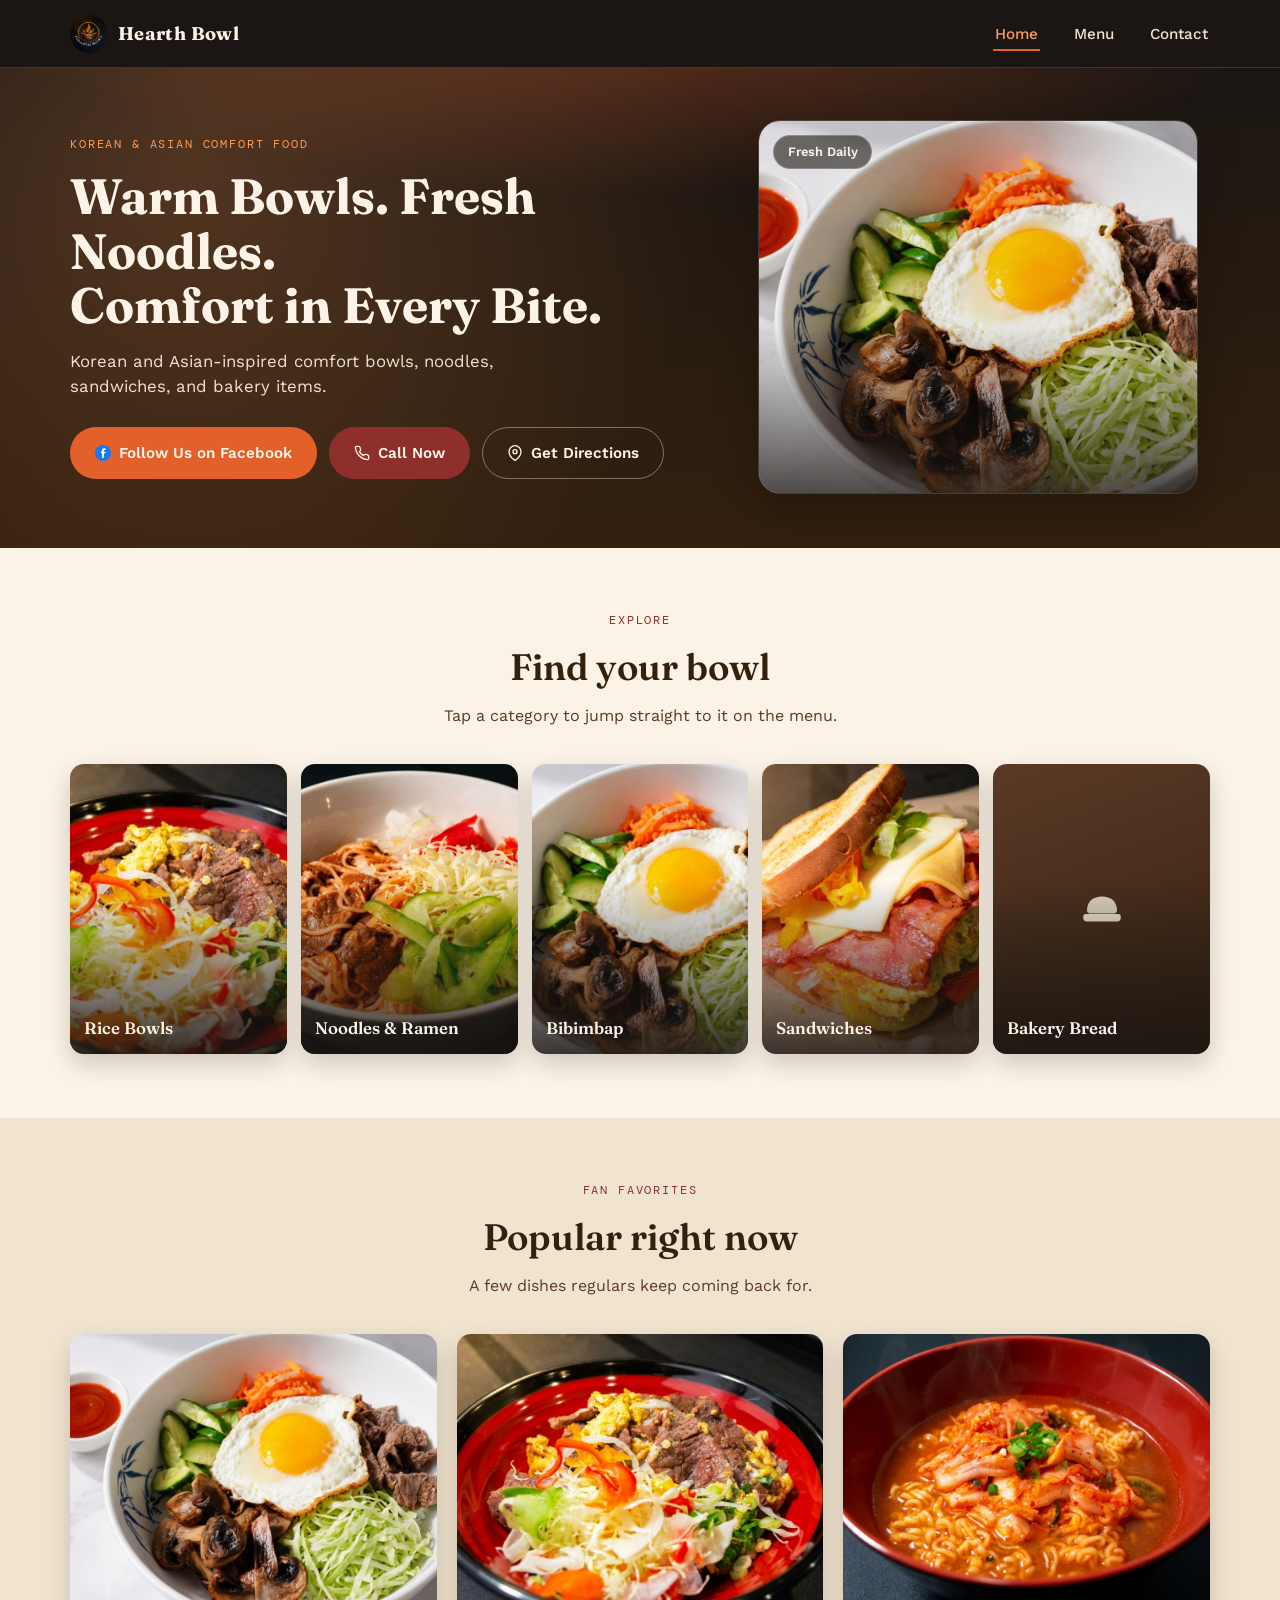
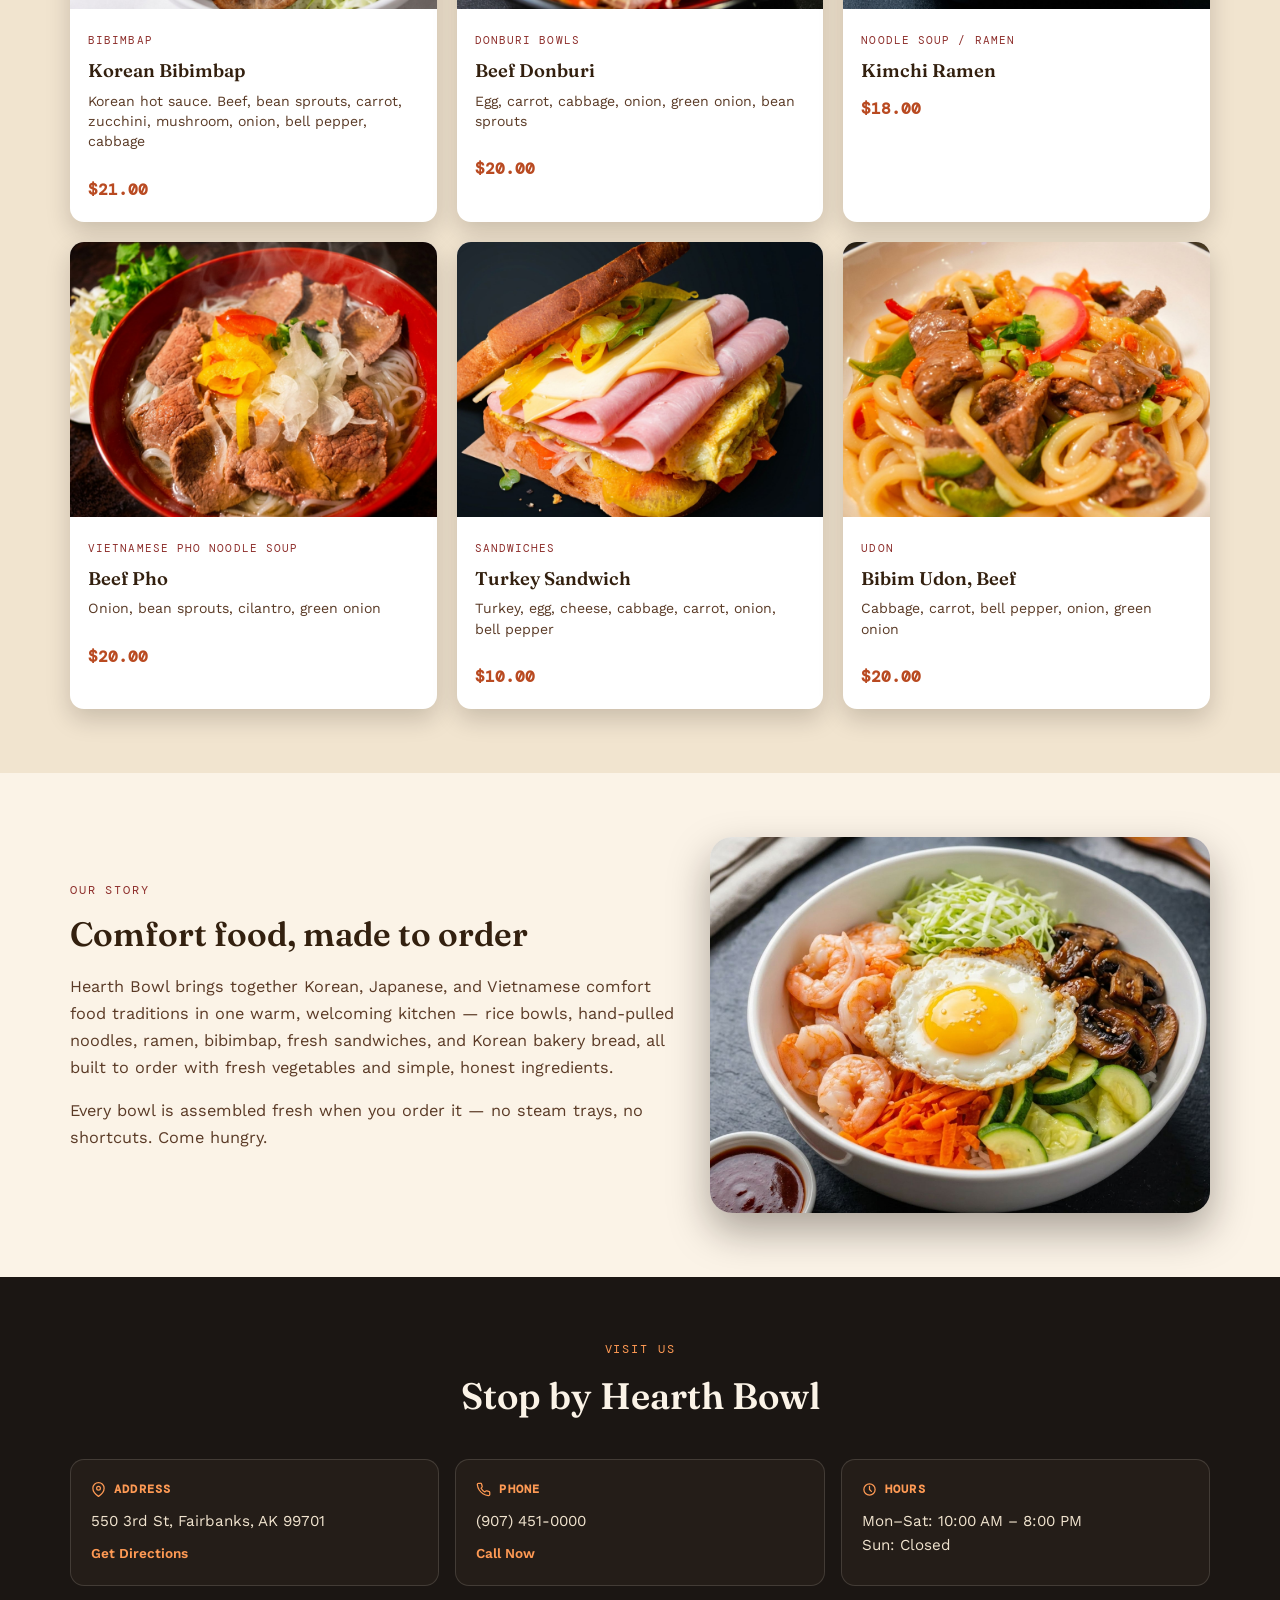
<file: index.html>
<!DOCTYPE html>
<html lang="en">
<head>
<meta charset="UTF-8">
<meta name="viewport" content="width=device-width, initial-scale=1.0">
<title>Hearth Bowl — Warm Bowls. Fresh Noodles. Comfort in Every Bite.</title>
<meta name="description" content="Hearth Bowl is a Korean and Asian-inspired comfort food restaurant serving rice bowls, noodles, ramen, bibimbap, sandwiches, and Korean bakery bread in Fairbanks, Alaska.">
<link rel="icon" href="favicon.ico" sizes="any">
<link rel="icon" type="image/png" sizes="32x32" href="favicon-32x32.png">
<link rel="icon" type="image/png" sizes="16x16" href="favicon-16x16.png">
<link rel="apple-touch-icon" sizes="180x180" href="apple-touch-icon.png">
<link rel="canonical" href="https://hearthbowl.net/">
<meta property="og:type" content="restaurant.restaurant">
<meta property="og:title" content="Hearth Bowl — Warm Bowls. Fresh Noodles. Comfort in Every Bite.">
<meta property="og:description" content="Korean and Asian-inspired comfort bowls, noodles, ramen, bibimbap, sandwiches, and Korean bakery bread in Fairbanks, Alaska.">
<meta property="og:image" content="https://hearthbowl.net/assets/og-image.jpg">
<meta property="og:url" content="https://hearthbowl.net/">
<meta name="twitter:card" content="summary_large_image">
<meta name="theme-color" content="#1B1613">
<link rel="preconnect" href="https://fonts.googleapis.com">
<link rel="preconnect" href="https://fonts.gstatic.com" crossorigin>
<link href="https://fonts.googleapis.com/css2?family=Fraunces:ital,opsz,wght@0,9..144,500;0,9..144,600;0,9..144,700;1,9..144,500&family=Work+Sans:wght@400;500;600;700&family=DM+Mono:wght@400;500&display=swap" rel="stylesheet">
<link rel="stylesheet" href="style.css">
</head>
<body>

<a href="#main" class="skip-link">Skip to content</a>

<!-- ============ HEADER ============ -->
<header class="site-header">
  <div class="container">
    <a href="#home" data-page="home" class="brand" aria-label="Hearth Bowl home">
      <span class="brand-mark"><img src="images/logo.jpg" alt="Hearth Bowl logo" class="" loading="lazy"></span>
      <span class="brand-word">Hearth Bowl</span>
    </a>
    <nav class="main-nav" aria-label="Primary">
      <ul>
        <li><a href="#home" data-page="home">Home</a></li>
<li><a href="#menu" data-page="menu">Menu</a></li>
<li><a href="#visit" data-scroll="visit">Contact</a></li>
      </ul>
    </nav>
    <button class="menu-toggle" id="menuToggle" aria-label="Open menu" aria-expanded="false">
      <svg viewBox="0 0 24 24" fill="none" stroke="currentColor" stroke-width="2" stroke-linecap="round"><path d="M4 6h16M4 12h16M4 18h16"/></svg>
    </button>
  </div>
</header>

<nav class="mobile-nav" id="mobileNav" aria-label="Mobile">
  <ul>
    <li><a href="#home" data-page="home">Home</a></li>
<li><a href="#menu" data-page="menu">Menu</a></li>
<li><a href="#visit" data-scroll="visit">Contact</a></li>
  </ul>
</nav>

<main id="main">

<!-- ============================================================
     HOME PAGE
     ============================================================ -->
<section class="page active" id="home">

  <div class="hero">
    <div class="container hero-grid">
      <div class="hero-left">
        <span class="hero-eyebrow">Korean &amp; Asian Comfort Food</span>
        <h1>Warm Bowls. Fresh Noodles.<br>Comfort in Every Bite.</h1>
        <p class="sub">Korean and Asian-inspired comfort bowls, noodles, sandwiches, and bakery items.</p>
        <div class="hero-ctas hero-ctas-standalone">
          <a href="https://www.facebook.com/share/1EP2LGb8Qw/?mibextid=wwXIfr" target="_blank" rel="noopener" class="btn btn-primary"><svg viewBox="0 0 24 24" xmlns="http://www.w3.org/2000/svg"><circle cx="12" cy="12" r="12" fill="#1877F2"/><path d="M15.5 12.5h-2v7h-3v-7h-1.5v-2.6h1.5V8.4c0-2.1 1.2-3.4 3.5-3.4.9 0 1.6.1 1.9.1v2.4h-1.3c-1 0-1.2.5-1.2 1.2v1.6h2.4l-.3 2.6z" fill="#fff"/></svg> Follow Us on Facebook</a>
          <a href="tel:+19074510000" class="btn btn-secondary"><svg viewBox="0 0 24 24" fill="none" stroke="currentColor" stroke-width="2" stroke-linecap="round" stroke-linejoin="round"><path d="M22 16.92v3a2 2 0 0 1-2.18 2 19.79 19.79 0 0 1-8.63-3.07 19.5 19.5 0 0 1-6-6 19.79 19.79 0 0 1-3.07-8.67A2 2 0 0 1 4.11 2h3a2 2 0 0 1 2 1.72c.127.96.361 1.903.7 2.81a2 2 0 0 1-.45 2.11L8.09 9.91a16 16 0 0 0 6 6l1.27-1.27a2 2 0 0 1 2.11-.45c.907.339 1.85.573 2.81.7A2 2 0 0 1 22 16.92z"/></svg> Call Now</a>
          <a href="https://www.google.com/maps/place/Hearth+Bowl/@64.8456189,-147.6984155,17z/data=!3m1!4b1!4m6!3m5!1s0x5132450023482555:0xc5802ee0e0653748!8m2!3d64.8456166!4d-147.6958352!16s%2Fg%2F11zckj71mb?entry=ttu&amp;g_ep=EgoyMDI2MDYyOS4wIKXMDSoASAFQAw%3D%3D" target="_blank" rel="noopener" class="btn btn-outline"><svg viewBox="0 0 24 24" fill="none" stroke="currentColor" stroke-width="2" stroke-linecap="round" stroke-linejoin="round"><path d="M21 10c0 7-9 13-9 13s-9-6-9-13a9 9 0 0 1 18 0z"/><circle cx="12" cy="10" r="3"/></svg> Get Directions</a>
        </div>
      </div>
      <div class="hero-right">
        <div class="hero-media">
          <img src="assets/images/hero-bowl.jpg" alt="Korean bibimbap bowl at Hearth Bowl" class="" loading="lazy">
          <span class="hero-tag-top">Fresh Daily</span>
        </div>
      </div>
    </div>
  </div>

  <!-- Featured categories -->
  <section class="section section-cream">
    <div class="container">
      <div class="section-head">
        <span class="section-eyebrow">Explore</span>
        <h2>Find your bowl</h2>
        <p>Tap a category to jump straight to it on the menu.</p>
      </div>
      <div class="tile-grid">
        
        <a class="tile" href="#menu" data-page="menu" data-cat="donburi">
          <div class="tile-media"><img src="assets/images/rice-bowls.jpg" alt="Rice bowls at Hearth Bowl" class="tile-photo" loading="lazy"></div>
          <span class="tile-label">Rice Bowls</span>
        </a>

        <a class="tile" href="#menu" data-page="menu" data-cat="udon">
          <div class="tile-media"><img src="assets/images/noodles.jpg" alt="Noodles and ramen at Hearth Bowl" class="tile-photo" loading="lazy"></div>
          <span class="tile-label">Noodles &amp; Ramen</span>
        </a>

        <a class="tile" href="#menu" data-page="menu" data-cat="bibimbap">
          <div class="tile-media"><img src="assets/images/bibimbap.jpg" alt="Bibimbap bowl at Hearth Bowl" class="tile-photo" loading="lazy"></div>
          <span class="tile-label">Bibimbap</span>
        </a>

        <a class="tile" href="#menu" data-page="menu" data-cat="sandwiches">
          <div class="tile-media"><img src="assets/images/sandwiches.jpg" alt="Sandwiches at Hearth Bowl" class="tile-photo" loading="lazy"></div>
          <span class="tile-label">Sandwiches</span>
        </a>

        <a class="tile" href="#menu" data-page="menu" data-cat="bakery">
          <div class="tile-media"><div class="tile-photo tile-photo--bakery" aria-hidden="true"><svg viewBox="0 0 64 64" width="40" height="40" fill="none" xmlns="http://www.w3.org/2000/svg"><path d="M8 34c0-14 10-22 24-22s24 8 24 22c0 3-2 5-5 5H13c-3 0-5-2-5-5Z" fill="currentColor" opacity=".9"/><path d="M6 40h52a4 4 0 0 1 4 4v2a6 6 0 0 1-6 6H8a6 6 0 0 1-6-6v-2a4 4 0 0 1 4-4Z" fill="currentColor"/></svg></div></div>
          <span class="tile-label">Bakery Bread</span>
        </a>
      </div>
    </div>
  </section>

  <!-- Popular items -->
  <section class="section section-dim">
    <div class="container">
      <div class="section-head">
        <span class="section-eyebrow">Fan Favorites</span>
        <h2>Popular right now</h2>
        <p>A few dishes regulars keep coming back for.</p>
      </div>
      <div class="pop-grid">
        
        <article class="pop-card fade-in">
          <div class="pop-media"><img src="assets/images/korean-bibimbap.jpg" alt="Korean bibimbap bowl at Hearth Bowl" class="pop-photo" loading="lazy"></div>
          <div class="pop-body">
            <span class="pop-eyebrow">Bibimbap</span>
            <h3>Korean Bibimbap</h3>
            <p class="pop-desc">Korean hot sauce. Beef, bean sprouts, carrot, zucchini, mushroom, onion, bell pepper, cabbage</p>
            <span class="pop-price">$21.00</span>
          </div>
        </article>

        <article class="pop-card fade-in">
          <div class="pop-media"><img src="assets/images/beef-donburi.jpg" alt="Beef donburi bowl at Hearth Bowl" class="pop-photo" loading="lazy"></div>
          <div class="pop-body">
            <span class="pop-eyebrow">Donburi Bowls</span>
            <h3>Beef Donburi</h3>
            <p class="pop-desc">Egg, carrot, cabbage, onion, green onion, bean sprouts</p>
            <span class="pop-price">$20.00</span>
          </div>
        </article>

        <article class="pop-card fade-in">
          <div class="pop-media"><img src="assets/images/kimchi-ramen.jpg" alt="Kimchi ramen bowl at Hearth Bowl" class="pop-photo" loading="lazy"></div>
          <div class="pop-body">
            <span class="pop-eyebrow">Noodle Soup / Ramen</span>
            <h3>Kimchi Ramen</h3>
            
            <span class="pop-price">$18.00</span>
          </div>
        </article>

        <article class="pop-card fade-in">
          <div class="pop-media"><img src="assets/images/beef-pho.jpg" alt="Beef pho bowl at Hearth Bowl" class="pop-photo" loading="lazy"></div>
          <div class="pop-body">
            <span class="pop-eyebrow">Vietnamese Pho Noodle Soup</span>
            <h3>Beef Pho</h3>
            <p class="pop-desc">Onion, bean sprouts, cilantro, green onion</p>
            <span class="pop-price">$20.00</span>
          </div>
        </article>

        <article class="pop-card fade-in">
          <div class="pop-media"><img src="assets/images/turkey-sandwich.jpg" alt="Turkey sandwich at Hearth Bowl" class="pop-photo" loading="lazy"></div>
          <div class="pop-body">
            <span class="pop-eyebrow">Sandwiches</span>
            <h3>Turkey Sandwich</h3>
            <p class="pop-desc">Turkey, egg, cheese, cabbage, carrot, onion, bell pepper</p>
            <span class="pop-price">$10.00</span>
          </div>
        </article>

        <article class="pop-card fade-in">
          <div class="pop-media"><img src="assets/images/bibim-udon-beef.jpg" alt="Bibim udon with beef at Hearth Bowl" class="pop-photo" loading="lazy"></div>
          <div class="pop-body">
            <span class="pop-eyebrow">Udon</span>
            <h3>Bibim Udon, Beef</h3>
            <p class="pop-desc">Cabbage, carrot, bell pepper, onion, green onion</p>
            <span class="pop-price">$20.00</span>
          </div>
        </article>
      </div>
    </div>
  </section>

  <!-- About -->
  <section class="section section-cream">
    <div class="container">
      <div class="about-wrap">
        <div class="about-text fade-in">
          <span class="section-eyebrow">Our Story</span>
          <h2>Comfort food, made to order</h2>
          <p>Hearth Bowl brings together Korean, Japanese, and Vietnamese comfort food traditions in one warm, welcoming kitchen — rice bowls, hand-pulled noodles, ramen, bibimbap, fresh sandwiches, and Korean bakery bread, all built to order with fresh vegetables and simple, honest ingredients.</p>
          <p>Every bowl is assembled fresh when you order it — no steam trays, no shortcuts. Come hungry.</p>
        </div>
        <div class="about-media fade-in">
          <img src="assets/images/japanese-bibimbap.jpg" alt="Japanese bibimbap bowl at Hearth Bowl" class="" loading="lazy">
        </div>
      </div>
    </div>
  </section>

  <!-- Location preview / Visit Us — also the target of the nav "Contact" link -->
  <section class="section section-dark" id="visit">
    <div class="container">
      <div class="section-head">
        <span class="section-eyebrow">Visit Us</span>
        <h2>Stop by Hearth Bowl</h2>
      </div>
      <div class="loc-preview">
        <div class="loc-card fade-in">
          <h4><svg viewBox="0 0 24 24" fill="none" stroke="currentColor" stroke-width="2" stroke-linecap="round" stroke-linejoin="round"><path d="M21 10c0 7-9 13-9 13s-9-6-9-13a9 9 0 0 1 18 0z"/><circle cx="12" cy="10" r="3"/></svg> Address</h4>
          <p>550 3rd St, Fairbanks, AK 99701</p>
          <a href="https://www.google.com/maps/place/Hearth+Bowl/@64.8456189,-147.6984155,17z/data=!3m1!4b1!4m6!3m5!1s0x5132450023482555:0xc5802ee0e0653748!8m2!3d64.8456166!4d-147.6958352!16s%2Fg%2F11zckj71mb?entry=ttu&amp;g_ep=EgoyMDI2MDYyOS4wIKXMDSoASAFQAw%3D%3D" target="_blank" rel="noopener" class="loc-link">Get Directions</a>
        </div>
        <div class="loc-card fade-in">
          <h4><svg viewBox="0 0 24 24" fill="none" stroke="currentColor" stroke-width="2" stroke-linecap="round" stroke-linejoin="round"><path d="M22 16.92v3a2 2 0 0 1-2.18 2 19.79 19.79 0 0 1-8.63-3.07 19.5 19.5 0 0 1-6-6 19.79 19.79 0 0 1-3.07-8.67A2 2 0 0 1 4.11 2h3a2 2 0 0 1 2 1.72c.127.96.361 1.903.7 2.81a2 2 0 0 1-.45 2.11L8.09 9.91a16 16 0 0 0 6 6l1.27-1.27a2 2 0 0 1 2.11-.45c.907.339 1.85.573 2.81.7A2 2 0 0 1 22 16.92z"/></svg> Phone</h4>
          <p>(907) 451-0000</p>
          <a href="tel:+19074510000" class="loc-link">Call Now</a>
        </div>
        <div class="loc-card fade-in">
          <h4><svg viewBox="0 0 24 24" fill="none" stroke="currentColor" stroke-width="2" stroke-linecap="round" stroke-linejoin="round"><circle cx="12" cy="12" r="9"/><path d="M12 7v5l3 3"/></svg> Hours</h4>
          <p>Mon–Sat: 10:00 AM – 8:00 PM<br>Sun: Closed</p>
        </div>
      </div>
    </div>
  </section>

</section>

<!-- ============================================================
     MENU PAGE
     ============================================================ -->
<section class="page" id="menu">
  <div class="menu-hero">
    <div class="container">
      <h1>The Menu</h1>
      <p>Every bowl, noodle, and sandwich we serve — organized so it's easy to browse on the go.</p>
    </div>
  </div>

  <div class="tab-bar" role="tablist" aria-label="Menu categories">
    <div class="container">
      <button class="tab" data-cat="sandwiches" role="tab" aria-selected="false" id="tab-sandwiches" aria-controls="cat-sandwiches">Sandwiches</button>
<button class="tab" data-cat="bakery" role="tab" aria-selected="false" id="tab-bakery" aria-controls="cat-bakery">Korean Bakery Bread</button>
<button class="tab" data-cat="udon" role="tab" aria-selected="false" id="tab-udon" aria-controls="cat-udon">Udon</button>
<button class="tab" data-cat="donburi" role="tab" aria-selected="false" id="tab-donburi" aria-controls="cat-donburi">Donburi Bowls</button>
<button class="tab" data-cat="bibimbap" role="tab" aria-selected="false" id="tab-bibimbap" aria-controls="cat-bibimbap">Bibimbap</button>
<button class="tab" data-cat="ramen" role="tab" aria-selected="false" id="tab-ramen" aria-controls="cat-ramen">Noodle Soup / Ramen</button>
<button class="tab" data-cat="kalgoogsoo" role="tab" aria-selected="false" id="tab-kalgoogsoo" aria-controls="cat-kalgoogsoo">Korean Kalgoogsoo</button>
<button class="tab" data-cat="pho" role="tab" aria-selected="false" id="tab-pho" aria-controls="cat-pho">Vietnamese Pho Noodle Soup</button>
<button class="tab" data-cat="mixed-noodles" role="tab" aria-selected="false" id="tab-mixed-noodles" aria-controls="cat-mixed-noodles">Vietnamese Mixed Noodles</button>
<button class="tab" data-cat="drinks" role="tab" aria-selected="false" id="tab-drinks" aria-controls="cat-drinks">Drinks</button>
    </div>
  </div>

  <div class="menu-categories">
    <div class="container">
      
    <section class="menu-category" id="cat-sandwiches" aria-labelledby="catlabel-sandwiches">
      <div class="cat-heading">
        <span class="flame-mark" aria-hidden="true"><svg viewBox="0 0 24 24" width="18" height="18" fill="none" xmlns="http://www.w3.org/2000/svg"><path d="M12 2c1 3-2 4-2 7a3 3 0 0 0 6 0c0-1-.5-2-1-2.5.8.2 3 1.7 3 5.5a6 6 0 1 1-12 0c0-4 2.5-6 3-7C9.5 4 11 3 12 2Z" fill="currentColor"/></svg></span>
        <h2 id="catlabel-sandwiches">Sandwiches</h2>
      </div>
      
      <ul class="menu-list">
        
      <li class="menu-item">
        <div class="item-photo-wrap"><img src="assets/images/turkey-sandwich.jpg" alt="Turkey sandwich at Hearth Bowl" class="item-photo" loading="lazy"></div>
        <div class="item-info">
          <div class="item-row">
            <h3 class="item-name">Turkey Sandwich</h3>
            <span class="item-dots" aria-hidden="true"></span>
            <span class="item-price">$10.00</span>
          </div>
          <p class="item-desc">Turkey, egg, cheese, cabbage, carrot, onion, bell pepper</p>
        </div>
      </li>

      <li class="menu-item">
        <div class="item-photo-wrap"><img src="assets/images/tuna-sandwich.jpg" alt="Tuna sandwich at Hearth Bowl" class="item-photo" loading="lazy"></div>
        <div class="item-info">
          <div class="item-row">
            <h3 class="item-name">Tuna Sandwich</h3>
            <span class="item-dots" aria-hidden="true"></span>
            <span class="item-price">$10.00</span>
          </div>
          <p class="item-desc">Tuna, onion, bell pepper, cheese</p>
        </div>
      </li>

      <li class="menu-item">
        <div class="item-photo-wrap"><img src="assets/images/chicken-sandwich.jpg" alt="Chicken sandwich at Hearth Bowl" class="item-photo" loading="lazy"></div>
        <div class="item-info">
          <div class="item-row">
            <h3 class="item-name">Chicken Sandwich</h3>
            <span class="item-dots" aria-hidden="true"></span>
            <span class="item-price">$9.00</span>
          </div>
          <p class="item-desc">Chicken, onion, bell pepper, cheese</p>
        </div>
      </li>

      <li class="menu-item">
        <div class="item-photo-wrap"><img src="assets/images/bacon-sandwich.jpg" alt="Bacon sandwich at Hearth Bowl" class="item-photo" loading="lazy"></div>
        <div class="item-info">
          <div class="item-row">
            <h3 class="item-name">Bacon Sandwich</h3>
            <span class="item-dots" aria-hidden="true"></span>
            <span class="item-price">$10.00</span>
          </div>
          <p class="item-desc">Bacon, egg, cheese, cabbage, carrot, onion, bell pepper</p>
        </div>
      </li>

      <li class="menu-item">
        <div class="item-photo-wrap"><img src="assets/images/ham-sandwich.jpg" alt="Ham sandwich at Hearth Bowl" class="item-photo" loading="lazy"></div>
        <div class="item-info">
          <div class="item-row">
            <h3 class="item-name">Ham Sandwich</h3>
            <span class="item-dots" aria-hidden="true"></span>
            <span class="item-price">$10.00</span>
          </div>
          <p class="item-desc">Ham, egg, cheese, cabbage, carrot, onion, bell pepper</p>
        </div>
      </li>
      </ul>
    </section>

    <section class="menu-category" id="cat-bakery" aria-labelledby="catlabel-bakery">
      <div class="cat-heading">
        <span class="flame-mark" aria-hidden="true"><svg viewBox="0 0 24 24" width="18" height="18" fill="none" xmlns="http://www.w3.org/2000/svg"><path d="M12 2c1 3-2 4-2 7a3 3 0 0 0 6 0c0-1-.5-2-1-2.5.8.2 3 1.7 3 5.5a6 6 0 1 1-12 0c0-4 2.5-6 3-7C9.5 4 11 3 12 2Z" fill="currentColor"/></svg></span>
        <h2 id="catlabel-bakery">Korean Bakery Bread</h2>
      </div>
      <p class="cat-subtitle">All same price</p>
      <ul class="menu-list">
        
      <li class="menu-item">
        <div class="item-photo-wrap"><div class="img-fallback item-photo" role="img" aria-label="Korean Bakery Bread"><span>Korean Bakery Bread</span></div></div>
        <div class="item-info">
          <div class="item-row">
            <h3 class="item-name">Korean Bakery Bread</h3>
            <span class="item-dots" aria-hidden="true"></span>
            <span class="item-price">$5.00</span>
          </div>
          <p class="item-desc">Cream bread, red bean bread, sobor bread, butter bread, etc.</p>
        </div>
      </li>
      </ul>
    </section>

    <section class="menu-category" id="cat-udon" aria-labelledby="catlabel-udon">
      <div class="cat-heading">
        <span class="flame-mark" aria-hidden="true"><svg viewBox="0 0 24 24" width="18" height="18" fill="none" xmlns="http://www.w3.org/2000/svg"><path d="M12 2c1 3-2 4-2 7a3 3 0 0 0 6 0c0-1-.5-2-1-2.5.8.2 3 1.7 3 5.5a6 6 0 1 1-12 0c0-4 2.5-6 3-7C9.5 4 11 3 12 2Z" fill="currentColor"/></svg></span>
        <h2 id="catlabel-udon">Udon</h2>
      </div>
      
      <ul class="menu-list">
        
      <li class="menu-item">
        <div class="item-photo-wrap"><img src="assets/images/udon-soup.png" alt="Udon soup bowl at Hearth Bowl" class="item-photo" loading="lazy"></div>
        <div class="item-info">
          <div class="item-row">
            <h3 class="item-name">Udon Soup</h3>
            <span class="item-dots" aria-hidden="true"></span>
            <span class="item-price">$17.00</span>
          </div>
          <p class="item-desc">Fish cake, kamaboko, seaweed, green onion</p>
        </div>
      </li>

      <li class="menu-item">
        <div class="item-photo-wrap"><img src="assets/images/bibim-udon-beef.jpg" alt="Bibim udon with beef at Hearth Bowl" class="item-photo" loading="lazy"></div>
        <div class="item-info">
          <div class="item-row">
            <h3 class="item-name">Bibim Udon, Beef</h3>
            <span class="item-dots" aria-hidden="true"></span>
            <span class="item-price">$20.00</span>
          </div>
          <p class="item-desc">Cabbage, carrot, bell pepper, onion, green onion</p>
        </div>
      </li>

      <li class="menu-item">
        <div class="item-photo-wrap"><img src="assets/images/bibim-udon-pork.jpg" alt="Bibim udon with pork at Hearth Bowl" class="item-photo" loading="lazy"></div>
        <div class="item-info">
          <div class="item-row">
            <h3 class="item-name">Bibim Udon, Pork</h3>
            <span class="item-dots" aria-hidden="true"></span>
            <span class="item-price">$19.00</span>
          </div>
          <p class="item-desc">Cabbage, carrot, bell pepper, onion, green onion</p>
        </div>
      </li>

      <li class="menu-item">
        <div class="item-photo-wrap"><img src="assets/images/bibim-udon-chicken.jpg" alt="Bibim udon with chicken at Hearth Bowl" class="item-photo" loading="lazy"></div>
        <div class="item-info">
          <div class="item-row">
            <h3 class="item-name">Bibim Udon, Chicken</h3>
            <span class="item-dots" aria-hidden="true"></span>
            <span class="item-price">$19.00</span>
          </div>
          <p class="item-desc">Cabbage, carrot, bell pepper, onion, green onion</p>
        </div>
      </li>

      <li class="menu-item">
        <div class="item-photo-wrap"><img src="assets/images/bibim-udon-shrimp.jpg" alt="Bibim udon with shrimp at Hearth Bowl" class="item-photo" loading="lazy"></div>
        <div class="item-info">
          <div class="item-row">
            <h3 class="item-name">Bibim Udon, Shrimp</h3>
            <span class="item-dots" aria-hidden="true"></span>
            <span class="item-price">$19.00</span>
          </div>
          <p class="item-desc">Cabbage, carrot, bell pepper, onion, green onion</p>
        </div>
      </li>
      </ul>
    </section>

    <section class="menu-category" id="cat-donburi" aria-labelledby="catlabel-donburi">
      <div class="cat-heading">
        <span class="flame-mark" aria-hidden="true"><svg viewBox="0 0 24 24" width="18" height="18" fill="none" xmlns="http://www.w3.org/2000/svg"><path d="M12 2c1 3-2 4-2 7a3 3 0 0 0 6 0c0-1-.5-2-1-2.5.8.2 3 1.7 3 5.5a6 6 0 1 1-12 0c0-4 2.5-6 3-7C9.5 4 11 3 12 2Z" fill="currentColor"/></svg></span>
        <h2 id="catlabel-donburi">Donburi Bowls</h2>
      </div>
      
      <ul class="menu-list">
        
      <li class="menu-item">
        <div class="item-photo-wrap"><img src="assets/images/vegetable-donburi.jpg" alt="Vegetable donburi bowl at Hearth Bowl" class="item-photo" loading="lazy"></div>
        <div class="item-info">
          <div class="item-row">
            <h3 class="item-name">Vegetable Donburi</h3>
            <span class="item-dots" aria-hidden="true"></span>
            <span class="item-price">$18.00</span>
          </div>
          <p class="item-desc">Egg, carrot, cabbage, onion, mushroom, bell pepper, bean sprouts</p>
        </div>
      </li>

      <li class="menu-item">
        <div class="item-photo-wrap"><img src="assets/images/beef-donburi.jpg" alt="Beef donburi bowl at Hearth Bowl" class="item-photo" loading="lazy"></div>
        <div class="item-info">
          <div class="item-row">
            <h3 class="item-name">Beef Donburi</h3>
            <span class="item-dots" aria-hidden="true"></span>
            <span class="item-price">$20.00</span>
          </div>
          <p class="item-desc">Egg, carrot, cabbage, onion, green onion, bean sprouts</p>
        </div>
      </li>

      <li class="menu-item">
        <div class="item-photo-wrap"><img src="assets/images/pork-donburi.jpg" alt="Pork donburi bowl at Hearth Bowl" class="item-photo" loading="lazy"></div>
        <div class="item-info">
          <div class="item-row">
            <h3 class="item-name">Pork Donburi</h3>
            <span class="item-dots" aria-hidden="true"></span>
            <span class="item-price">$19.00</span>
          </div>
          <p class="item-desc">Egg, carrot, cabbage, onion, green onion, bean sprouts</p>
        </div>
      </li>

      <li class="menu-item">
        <div class="item-photo-wrap"><img src="assets/images/chicken-donburi.jpg" alt="Chicken donburi bowl at Hearth Bowl" class="item-photo" loading="lazy"></div>
        <div class="item-info">
          <div class="item-row">
            <h3 class="item-name">Chicken Donburi</h3>
            <span class="item-dots" aria-hidden="true"></span>
            <span class="item-price">$19.00</span>
          </div>
          <p class="item-desc">Egg, carrot, cabbage, onion, green onion, bean sprouts</p>
        </div>
      </li>

      <li class="menu-item">
        <div class="item-photo-wrap"><img src="assets/images/combo-donburi.jpg" alt="Combo donburi bowl at Hearth Bowl" class="item-photo" loading="lazy"></div>
        <div class="item-info">
          <div class="item-row">
            <h3 class="item-name">Combo Donburi</h3>
            <span class="item-dots" aria-hidden="true"></span>
            <span class="item-price">$21.00</span>
          </div>
          <p class="item-desc">Beef, pork, egg, carrot, cabbage, onion, green onion, bean sprouts</p>
        </div>
      </li>

      <li class="menu-item">
        <div class="item-photo-wrap"><img src="assets/images/kimchi-donburi.jpg" alt="Kimchi donburi bowl at Hearth Bowl" class="item-photo" loading="lazy"></div>
        <div class="item-info">
          <div class="item-row">
            <h3 class="item-name">Kimchi Donburi</h3>
            <span class="item-dots" aria-hidden="true"></span>
            <span class="item-price">$19.00</span>
          </div>
          <p class="item-desc">Egg, cabbage, bean sprouts, onion, green onion, carrot, bell pepper</p>
        </div>
      </li>
      </ul>
    </section>

    <section class="menu-category" id="cat-bibimbap" aria-labelledby="catlabel-bibimbap">
      <div class="cat-heading">
        <span class="flame-mark" aria-hidden="true"><svg viewBox="0 0 24 24" width="18" height="18" fill="none" xmlns="http://www.w3.org/2000/svg"><path d="M12 2c1 3-2 4-2 7a3 3 0 0 0 6 0c0-1-.5-2-1-2.5.8.2 3 1.7 3 5.5a6 6 0 1 1-12 0c0-4 2.5-6 3-7C9.5 4 11 3 12 2Z" fill="currentColor"/></svg></span>
        <h2 id="catlabel-bibimbap">Bibimbap</h2>
      </div>
      
      <ul class="menu-list">
        
      <li class="menu-item">
        <div class="item-photo-wrap"><img src="assets/images/japanese-bibimbap.jpg" alt="Japanese bibimbap bowl at Hearth Bowl" class="item-photo" loading="lazy"></div>
        <div class="item-info">
          <div class="item-row">
            <h3 class="item-name">Japanese Bibimbap</h3>
            <span class="item-dots" aria-hidden="true"></span>
            <span class="item-price">$21.00</span>
          </div>
          <p class="item-desc">Japanese soy sauce. Shrimp, carrot, onion, cabbage, mushroom, bell pepper, zucchini, bean sprouts</p>
        </div>
      </li>

      <li class="menu-item">
        <div class="item-photo-wrap"><img src="assets/images/korean-bibimbap.jpg" alt="Korean bibimbap bowl at Hearth Bowl" class="item-photo" loading="lazy"></div>
        <div class="item-info">
          <div class="item-row">
            <h3 class="item-name">Korean Bibimbap</h3>
            <span class="item-dots" aria-hidden="true"></span>
            <span class="item-price">$21.00</span>
          </div>
          <p class="item-desc">Korean hot sauce. Beef, bean sprouts, carrot, zucchini, mushroom, onion, bell pepper, cabbage</p>
        </div>
      </li>
      </ul>
    </section>

    <section class="menu-category" id="cat-ramen" aria-labelledby="catlabel-ramen">
      <div class="cat-heading">
        <span class="flame-mark" aria-hidden="true"><svg viewBox="0 0 24 24" width="18" height="18" fill="none" xmlns="http://www.w3.org/2000/svg"><path d="M12 2c1 3-2 4-2 7a3 3 0 0 0 6 0c0-1-.5-2-1-2.5.8.2 3 1.7 3 5.5a6 6 0 1 1-12 0c0-4 2.5-6 3-7C9.5 4 11 3 12 2Z" fill="currentColor"/></svg></span>
        <h2 id="catlabel-ramen">Noodle Soup / Ramen</h2>
      </div>
      <p class="cat-subtitle">Spicy or mild</p>
      <ul class="menu-list">
        
      <li class="menu-item">
        <div class="item-photo-wrap"><img src="assets/images/ramen.jpg" alt="Regular ramen bowl at Hearth Bowl" class="item-photo" loading="lazy"></div>
        <div class="item-info">
          <div class="item-row">
            <h3 class="item-name">Regular Ramen</h3>
            <span class="item-dots" aria-hidden="true"></span>
            <span class="item-price">$17.00</span>
          </div>
          
        </div>
      </li>

      <li class="menu-item">
        <div class="item-photo-wrap"><img src="assets/images/beef-ramen.jpg" alt="Beef ramen bowl at Hearth Bowl" class="item-photo" loading="lazy"></div>
        <div class="item-info">
          <div class="item-row">
            <h3 class="item-name">Beef Ramen</h3>
            <span class="item-dots" aria-hidden="true"></span>
            <span class="item-price">$19.00</span>
          </div>
          
        </div>
      </li>

      <li class="menu-item">
        <div class="item-photo-wrap"><img src="assets/images/chicken-ramen.jpg" alt="Chicken ramen bowl at Hearth Bowl" class="item-photo" loading="lazy"></div>
        <div class="item-info">
          <div class="item-row">
            <h3 class="item-name">Chicken Ramen</h3>
            <span class="item-dots" aria-hidden="true"></span>
            <span class="item-price">$18.00</span>
          </div>
          
        </div>
      </li>

      <li class="menu-item">
        <div class="item-photo-wrap"><img src="assets/images/pork-ramen.png" alt="Pork ramen bowl at Hearth Bowl" class="item-photo" loading="lazy"></div>
        <div class="item-info">
          <div class="item-row">
            <h3 class="item-name">Pork Ramen</h3>
            <span class="item-dots" aria-hidden="true"></span>
            <span class="item-price">$18.00</span>
          </div>
          
        </div>
      </li>

      <li class="menu-item">
        <div class="item-photo-wrap"><img src="assets/images/kimchi-ramen.jpg" alt="Kimchi ramen bowl at Hearth Bowl" class="item-photo" loading="lazy"></div>
        <div class="item-info">
          <div class="item-row">
            <h3 class="item-name">Kimchi Ramen</h3>
            <span class="item-dots" aria-hidden="true"></span>
            <span class="item-price">$18.00</span>
          </div>
          
        </div>
      </li>
      </ul>
    </section>

    <section class="menu-category" id="cat-kalgoogsoo" aria-labelledby="catlabel-kalgoogsoo">
      <div class="cat-heading">
        <span class="flame-mark" aria-hidden="true"><svg viewBox="0 0 24 24" width="18" height="18" fill="none" xmlns="http://www.w3.org/2000/svg"><path d="M12 2c1 3-2 4-2 7a3 3 0 0 0 6 0c0-1-.5-2-1-2.5.8.2 3 1.7 3 5.5a6 6 0 1 1-12 0c0-4 2.5-6 3-7C9.5 4 11 3 12 2Z" fill="currentColor"/></svg></span>
        <h2 id="catlabel-kalgoogsoo">Korean Kalgoogsoo</h2>
      </div>
      
      <ul class="menu-list">
        
      <li class="menu-item">
        <div class="item-photo-wrap"><img src="assets/images/korean-beef-kalgoogsoo.jpg" alt="Korean beef kalgoogsoo bowl at Hearth Bowl" class="item-photo" loading="lazy"></div>
        <div class="item-info">
          <div class="item-row">
            <h3 class="item-name">Korean Beef Kalgoogsoo</h3>
            <span class="item-dots" aria-hidden="true"></span>
            <span class="item-price">$20.00</span>
          </div>
          
        </div>
      </li>

      <li class="menu-item">
        <div class="item-photo-wrap"><img src="assets/images/korean-chicken-kalgoogsoo.jpg" alt="Korean chicken kalgoogsoo bowl at Hearth Bowl" class="item-photo" loading="lazy"></div>
        <div class="item-info">
          <div class="item-row">
            <h3 class="item-name">Korean Chicken Kalgoogsoo</h3>
            <span class="item-dots" aria-hidden="true"></span>
            <span class="item-price">$19.00</span>
          </div>
          
        </div>
      </li>
      </ul>
    </section>

    <section class="menu-category" id="cat-pho" aria-labelledby="catlabel-pho">
      <div class="cat-heading">
        <span class="flame-mark" aria-hidden="true"><svg viewBox="0 0 24 24" width="18" height="18" fill="none" xmlns="http://www.w3.org/2000/svg"><path d="M12 2c1 3-2 4-2 7a3 3 0 0 0 6 0c0-1-.5-2-1-2.5.8.2 3 1.7 3 5.5a6 6 0 1 1-12 0c0-4 2.5-6 3-7C9.5 4 11 3 12 2Z" fill="currentColor"/></svg></span>
        <h2 id="catlabel-pho">Vietnamese Pho Noodle Soup</h2>
      </div>
      
      <ul class="menu-list">
        
      <li class="menu-item">
        <div class="item-photo-wrap"><img src="assets/images/beef-pho.jpg" alt="Beef pho bowl at Hearth Bowl" class="item-photo" loading="lazy"></div>
        <div class="item-info">
          <div class="item-row">
            <h3 class="item-name">Beef Pho</h3>
            <span class="item-dots" aria-hidden="true"></span>
            <span class="item-price">$20.00</span>
          </div>
          <p class="item-desc">Onion, bean sprouts, cilantro, green onion</p>
        </div>
      </li>

      <li class="menu-item">
        <div class="item-photo-wrap"><img src="assets/images/pork-pho.jpg" alt="Pork pho bowl at Hearth Bowl" class="item-photo" loading="lazy"></div>
        <div class="item-info">
          <div class="item-row">
            <h3 class="item-name">Pork Pho</h3>
            <span class="item-dots" aria-hidden="true"></span>
            <span class="item-price">$19.00</span>
          </div>
          <p class="item-desc">Onion, bean sprouts, cilantro, green onion</p>
        </div>
      </li>

      <li class="menu-item">
        <div class="item-photo-wrap"><img src="assets/images/shrimp-pho.jpg" alt="Shrimp pho bowl at Hearth Bowl" class="item-photo" loading="lazy"></div>
        <div class="item-info">
          <div class="item-row">
            <h3 class="item-name">Shrimp Pho</h3>
            <span class="item-dots" aria-hidden="true"></span>
            <span class="item-price">$19.00</span>
          </div>
          <p class="item-desc">Onion, bean sprouts, cilantro, green onion</p>
        </div>
      </li>

      <li class="menu-item">
        <div class="item-photo-wrap"><img src="assets/images/chicken-pho.jpg" alt="Chicken pho bowl at Hearth Bowl" class="item-photo" loading="lazy"></div>
        <div class="item-info">
          <div class="item-row">
            <h3 class="item-name">Chicken Pho</h3>
            <span class="item-dots" aria-hidden="true"></span>
            <span class="item-price">$19.00</span>
          </div>
          <p class="item-desc">Onion, bean sprouts, cilantro, green onion</p>
        </div>
      </li>
      </ul>
    </section>

    <section class="menu-category" id="cat-mixed-noodles" aria-labelledby="catlabel-mixed-noodles">
      <div class="cat-heading">
        <span class="flame-mark" aria-hidden="true"><svg viewBox="0 0 24 24" width="18" height="18" fill="none" xmlns="http://www.w3.org/2000/svg"><path d="M12 2c1 3-2 4-2 7a3 3 0 0 0 6 0c0-1-.5-2-1-2.5.8.2 3 1.7 3 5.5a6 6 0 1 1-12 0c0-4 2.5-6 3-7C9.5 4 11 3 12 2Z" fill="currentColor"/></svg></span>
        <h2 id="catlabel-mixed-noodles">Vietnamese Mixed Noodles</h2>
      </div>
      
      <ul class="menu-list">
        
      <li class="menu-item">
        <div class="item-photo-wrap"><img src="assets/images/beef-mixed-noodles.jpg" alt="Beef mixed noodles at Hearth Bowl" class="item-photo" loading="lazy"></div>
        <div class="item-info">
          <div class="item-row">
            <h3 class="item-name">Beef Mixed Noodles</h3>
            <span class="item-dots" aria-hidden="true"></span>
            <span class="item-price">$20.00</span>
          </div>
          <p class="item-desc">Cabbage, carrot, bell pepper, onion, green onion</p>
        </div>
      </li>

      <li class="menu-item">
        <div class="item-photo-wrap"><img src="assets/images/pork-mixed-noodles.jpg" alt="Pork mixed noodles at Hearth Bowl" class="item-photo" loading="lazy"></div>
        <div class="item-info">
          <div class="item-row">
            <h3 class="item-name">Pork Mixed Noodles</h3>
            <span class="item-dots" aria-hidden="true"></span>
            <span class="item-price">$19.00</span>
          </div>
          <p class="item-desc">Cabbage, carrot, bell pepper, onion, green onion</p>
        </div>
      </li>

      <li class="menu-item">
        <div class="item-photo-wrap"><img src="assets/images/shrimp-mixed-noodles.jpg" alt="Shrimp mixed noodles at Hearth Bowl" class="item-photo" loading="lazy"></div>
        <div class="item-info">
          <div class="item-row">
            <h3 class="item-name">Shrimp Mixed Noodles</h3>
            <span class="item-dots" aria-hidden="true"></span>
            <span class="item-price">$19.00</span>
          </div>
          <p class="item-desc">Cabbage, carrot, bell pepper, onion, green onion</p>
        </div>
      </li>

      <li class="menu-item">
        <div class="item-photo-wrap"><img src="assets/images/chicken-mixed-noodles.jpg" alt="Chicken mixed noodles at Hearth Bowl" class="item-photo" loading="lazy"></div>
        <div class="item-info">
          <div class="item-row">
            <h3 class="item-name">Chicken Mixed Noodles</h3>
            <span class="item-dots" aria-hidden="true"></span>
            <span class="item-price">$19.00</span>
          </div>
          <p class="item-desc">Cabbage, carrot, bell pepper, onion, green onion</p>
        </div>
      </li>
      </ul>
    </section>

    <section class="menu-category" id="cat-drinks" aria-labelledby="catlabel-drinks">
      <div class="cat-heading">
        <span class="flame-mark" aria-hidden="true"><svg viewBox="0 0 24 24" width="18" height="18" fill="none" xmlns="http://www.w3.org/2000/svg"><path d="M12 2c1 3-2 4-2 7a3 3 0 0 0 6 0c0-1-.5-2-1-2.5.8.2 3 1.7 3 5.5a6 6 0 1 1-12 0c0-4 2.5-6 3-7C9.5 4 11 3 12 2Z" fill="currentColor"/></svg></span>
        <h2 id="catlabel-drinks">Drinks</h2>
      </div>
      
      <ul class="menu-list">
        
      <li class="menu-item">
        <div class="item-photo-wrap"><div class="img-fallback item-photo" role="img" aria-label="Coke • Diet Coke • Sprite"><span>Coke • Diet Coke • Sprite</span></div></div>
        <div class="item-info">
          <div class="item-row">
            <h3 class="item-name">Coke • Diet Coke • Sprite</h3>
            <span class="item-dots" aria-hidden="true"></span>
            <span class="item-price">$3.00</span>
          </div>
          
        </div>
      </li>
      </ul>
    </section>
    </div>
  </div>
</section>

</main>

<!-- ============ MOBILE STICKY ACTION BAR ============ -->
<nav class="action-bar" aria-label="Quick actions">
  <a href="#menu" data-page="menu" class="action-primary"><svg viewBox="0 0 24 24" fill="none" stroke="currentColor" stroke-width="2" stroke-linecap="round" stroke-linejoin="round"><path d="M4 19.5A2.5 2.5 0 0 1 6.5 17H20"/><path d="M6.5 2H20v20H6.5A2.5 2.5 0 0 1 4 19.5v-15A2.5 2.5 0 0 1 6.5 2z"/></svg><span>Menu</span></a>
  <a href="tel:+19074510000"><svg viewBox="0 0 24 24" fill="none" stroke="currentColor" stroke-width="2" stroke-linecap="round" stroke-linejoin="round"><path d="M22 16.92v3a2 2 0 0 1-2.18 2 19.79 19.79 0 0 1-8.63-3.07 19.5 19.5 0 0 1-6-6 19.79 19.79 0 0 1-3.07-8.67A2 2 0 0 1 4.11 2h3a2 2 0 0 1 2 1.72c.127.96.361 1.903.7 2.81a2 2 0 0 1-.45 2.11L8.09 9.91a16 16 0 0 0 6 6l1.27-1.27a2 2 0 0 1 2.11-.45c.907.339 1.85.573 2.81.7A2 2 0 0 1 22 16.92z"/></svg><span>Call</span></a>
  <a href="https://www.google.com/maps/place/Hearth+Bowl/@64.8456189,-147.6984155,17z/data=!3m1!4b1!4m6!3m5!1s0x5132450023482555:0xc5802ee0e0653748!8m2!3d64.8456166!4d-147.6958352!16s%2Fg%2F11zckj71mb?entry=ttu&amp;g_ep=EgoyMDI2MDYyOS4wIKXMDSoASAFQAw%3D%3D" target="_blank" rel="noopener"><svg viewBox="0 0 24 24" fill="none" stroke="currentColor" stroke-width="2" stroke-linecap="round" stroke-linejoin="round"><path d="M21 10c0 7-9 13-9 13s-9-6-9-13a9 9 0 0 1 18 0z"/><circle cx="12" cy="10" r="3"/></svg><span>Directions</span></a>
</nav>

<script src="script.js" defer></script>
</body>
</html>
</file>
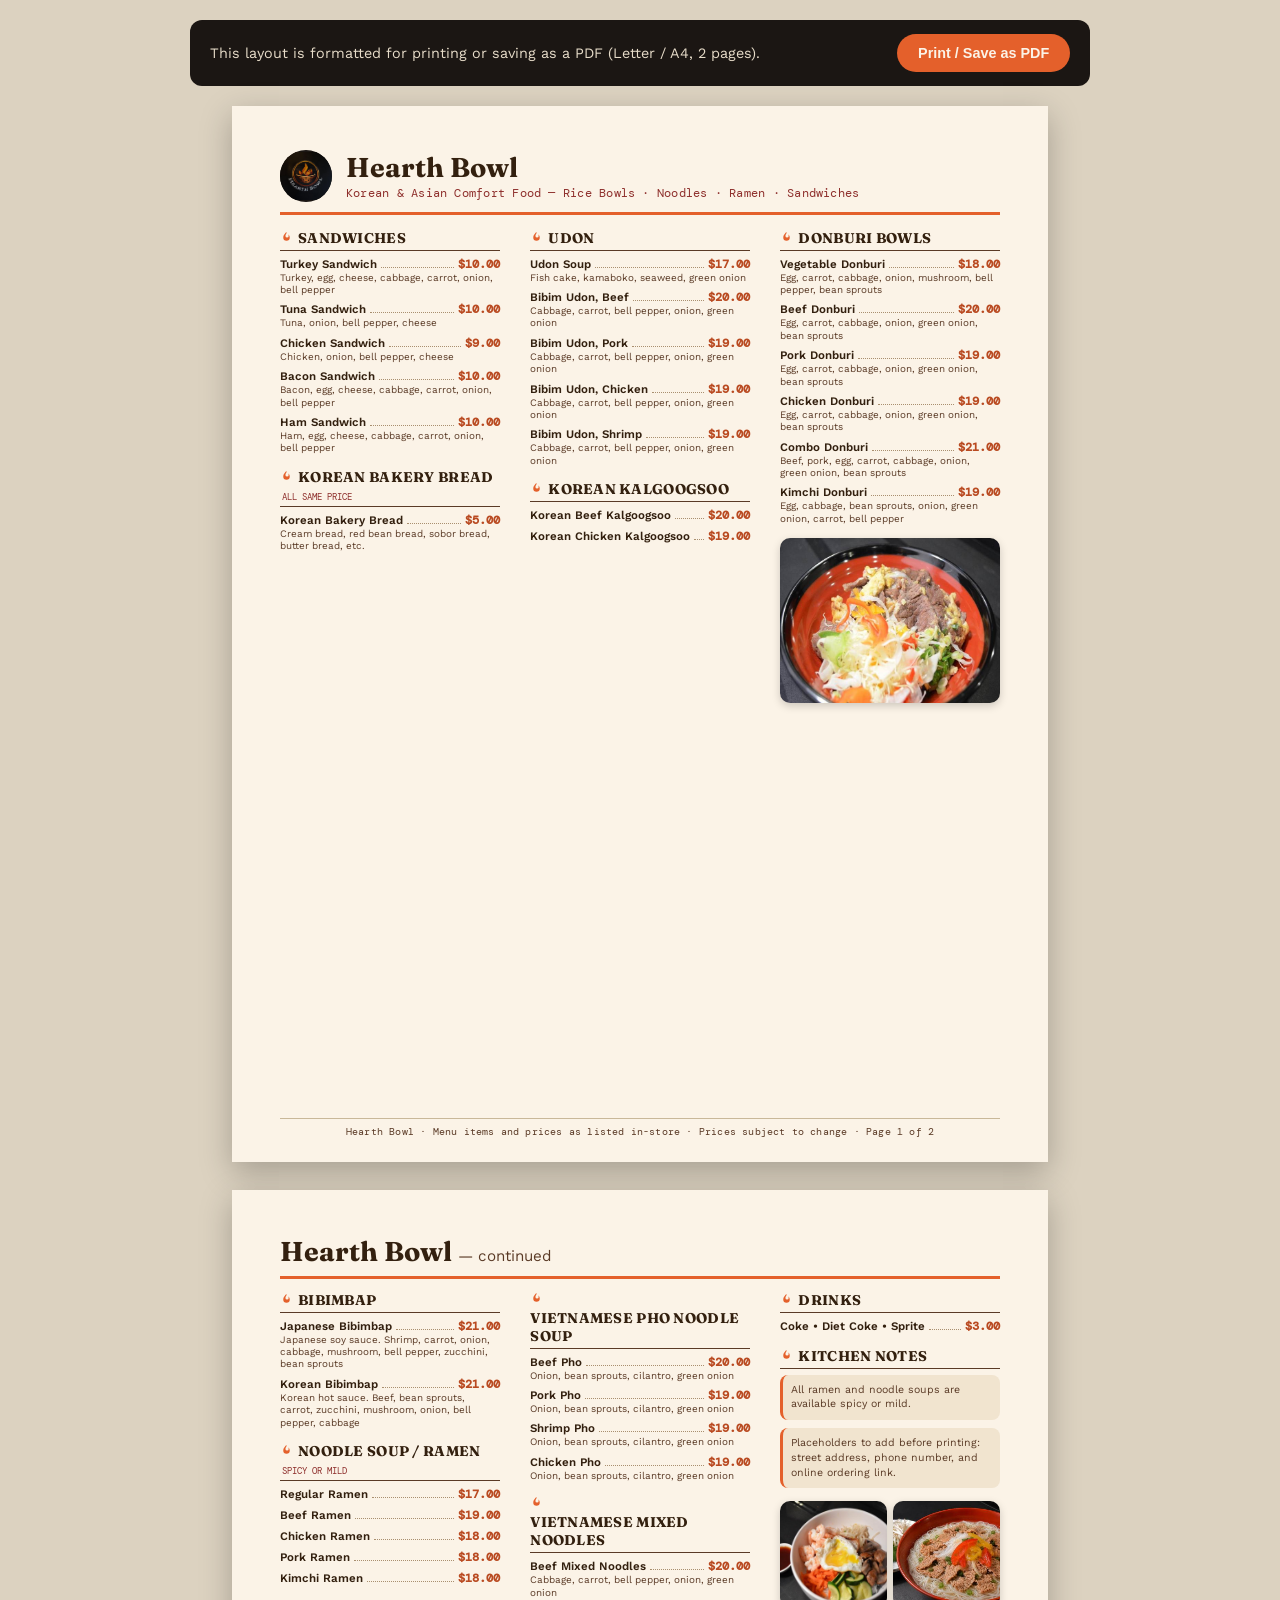
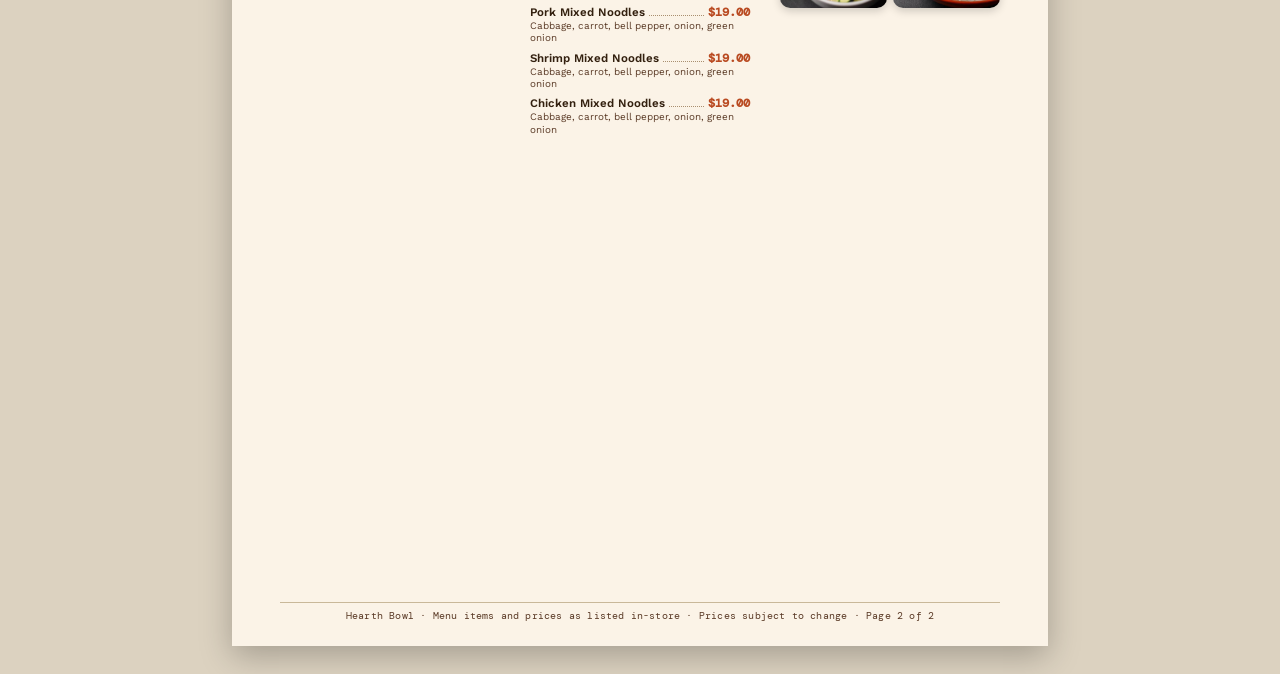
<file: assets/printable-menu.html>
<!DOCTYPE html>
<html lang="en">
<head>
<meta charset="UTF-8">
<meta name="viewport" content="width=device-width, initial-scale=1.0">
<title>Hearth Bowl — Printable Menu</title>
<link rel="preconnect" href="https://fonts.googleapis.com">
<link rel="preconnect" href="https://fonts.gstatic.com" crossorigin>
<link href="https://fonts.googleapis.com/css2?family=Fraunces:ital,opsz,wght@0,9..144,500;0,9..144,600;0,9..144,700;1,9..144,500&family=Work+Sans:wght@400;500;600;700&family=DM+Mono:wght@400;500&display=swap" rel="stylesheet">
<style>
:root{
  --charcoal:#1B1613;
  --cream:#FBF3E7;
  --cream-dim:#F1E4CF;
  --ember:#E4602B;
  --ember-dark:#B94A21;
  --deep-red:#8E2F2C;
  --brown:#5A3A26;
  --brown-dark:#33200F;
  --font-display:'Fraunces', Georgia, serif;
  --font-body:'Work Sans', sans-serif;
  --font-mono:'DM Mono', monospace;
}
*{box-sizing:border-box;}
body{
  margin:0; background:#DCD2C0; font-family:var(--font-body); color:var(--brown-dark);
}

.print-toolbar{
  max-width:900px; margin:20px auto; padding:14px 20px; background:var(--charcoal); color:var(--cream);
  border-radius:12px; display:flex; align-items:center; justify-content:space-between; gap:16px; flex-wrap:wrap;
}
.print-toolbar p{margin:0; font-size:.9rem; color:#E7DCC9;}
.print-toolbar button{
  background:var(--ember); color:var(--cream); border:none; padding:.7rem 1.3rem; border-radius:100px;
  font-weight:600; cursor:pointer; font-size:.9rem;
}

.sheet{
  width:8.5in; min-height:11in; max-height:11in; margin:0 auto 28px; background:var(--cream);
  box-shadow:0 10px 30px rgba(0,0,0,0.25); padding:0.45in 0.5in 0.55in; position:relative; overflow:hidden;
}

.p-header{
  display:flex; align-items:center; gap:14px; border-bottom:3px solid var(--ember);
  padding-bottom:10px; margin-bottom:14px;
}
.p-header-mark{width:52px; height:52px; border-radius:50%; overflow:hidden; background:var(--charcoal); flex:0 0 auto; display:flex; align-items:center; justify-content:center;}
.p-header-mark img{width:100%; height:100%; object-fit:contain;}
.p-header-text h1{font-family:var(--font-display); font-size:1.7rem; margin:0; color:var(--brown-dark);}
.p-header-text p{margin:2px 0 0; font-size:.72rem; color:var(--deep-red); font-family:var(--font-mono); letter-spacing:.02em;}
.p-header-sub{font-size:.95rem; color:var(--brown); font-family:var(--font-body); font-weight:400;}
.p-header-compact{padding-bottom:8px; margin-bottom:12px;}

.p-columns{display:grid; gap:0.32in;}
.p-columns-2{grid-template-columns:1fr 1fr;}
.p-columns-3{grid-template-columns:1fr 1fr 1fr;}

.p-category{margin-bottom:13px; break-inside:avoid;}
.p-cat-head{display:flex; align-items:baseline; gap:5px; flex-wrap:wrap; border-bottom:1.5px solid var(--brown); padding-bottom:3px; margin-bottom:6px;}
.p-cat-head svg{color:var(--ember); flex:0 0 auto; position:relative; top:1px;}
.p-cat-head h2{font-family:var(--font-display); font-size:.88rem; margin:0; color:var(--brown-dark); text-transform:uppercase; letter-spacing:.02em;}
.p-sub{font-family:var(--font-mono); font-size:.58rem; color:var(--deep-red); text-transform:uppercase; margin-left:2px;}

.p-items{min-width:0;}

.p-item{margin-bottom:6px;}
.p-item-top{display:flex; align-items:baseline; gap:4px;}
.p-name{font-weight:600; font-size:.72rem; color:var(--brown-dark); white-space:nowrap;}
.p-dots{flex:1; border-bottom:1.5px dotted #A98F6F; margin-bottom:3px; min-width:6px;}
.p-price{font-family:var(--font-mono); font-weight:600; font-size:.72rem; color:var(--ember-dark); white-space:nowrap;}
.p-desc{display:block; font-size:.62rem; color:var(--brown); margin-top:0; line-height:1.25;}

.p-photo-single{margin-top:6px; border-radius:10px; overflow:hidden; box-shadow:0 3px 8px rgba(0,0,0,0.18); aspect-ratio:4/3;}
.p-photo-single img{width:100%; height:100%; object-fit:cover;}

.p-note-card{margin-top:4px;}
.p-note{font-size:.66rem; color:var(--brown); line-height:1.4; margin:0 0 8px; padding:8px; background:var(--cream-dim); border-radius:8px; border-left:3px solid var(--ember);}

.p-gallery-strip{display:grid; grid-template-columns:repeat(2,1fr); gap:6px; margin-top:10px;}
.p-gallery-strip img{width:100%; aspect-ratio:1/1; object-fit:cover; border-radius:10px; box-shadow:0 3px 8px rgba(0,0,0,0.18);}

.p-footer{
  position:absolute; left:0.5in; right:0.5in; bottom:0.25in;
  font-family:var(--font-mono); font-size:.6rem; color:var(--brown); text-align:center;
  border-top:1px solid #C9B899; padding-top:6px; letter-spacing:.02em;
}

@media print{
  body{background:#fff;}
  .no-print{display:none !important;}
  .sheet{box-shadow:none; margin:0; width:auto; min-height:auto; padding:0.4in 0.5in;}
  .sheet:not(:last-child){page-break-after:always;}
  @page{size:Letter; margin:0;}
}

@media (max-width:900px){
  .sheet{width:100%; padding:24px 18px;}
  .p-columns-2{grid-template-columns:1fr;}
  .p-footer{position:static; margin-top:20px;}
}

</style>
</head>
<body>

<div class="print-toolbar no-print">
  <p>This layout is formatted for printing or saving as a PDF (Letter / A4, 2 pages).</p>
  <button onclick="window.print()">Print / Save as PDF</button>
</div>

<div class="sheet" id="page1">
  <header class="p-header">
    <div class="p-header-mark"><img src="[data-uri]" alt="Hearth Bowl logo"></div>
    <div class="p-header-text">
      <h1>Hearth Bowl</h1>
      <p>Korean &amp; Asian Comfort Food — Rice Bowls · Noodles · Ramen · Sandwiches</p>
    </div>
  </header>

  <div class="p-columns p-columns-3">
    <div class="p-col">
    <section class="p-category">
      <header class="p-cat-head"><svg viewBox="0 0 24 24" width="13" height="13" fill="none" xmlns="http://www.w3.org/2000/svg"><path d="M12 2c1 3-2 4-2 7a3 3 0 0 0 6 0c0-1-.5-2-1-2.5.8.2 3 1.7 3 5.5a6 6 0 1 1-12 0c0-4 2.5-6 3-7C9.5 4 11 3 12 2Z" fill="currentColor"/></svg><h2>Sandwiches</h2></header>
      <div class="p-items"><div class="p-item">
      <div class="p-item-top"><span class="p-name">Turkey Sandwich</span><span class="p-dots"></span><span class="p-price">$10.00</span></div>
      <span class="p-desc">Turkey, egg, cheese, cabbage, carrot, onion, bell pepper</span>
    </div>
<div class="p-item">
      <div class="p-item-top"><span class="p-name">Tuna Sandwich</span><span class="p-dots"></span><span class="p-price">$10.00</span></div>
      <span class="p-desc">Tuna, onion, bell pepper, cheese</span>
    </div>
<div class="p-item">
      <div class="p-item-top"><span class="p-name">Chicken Sandwich</span><span class="p-dots"></span><span class="p-price">$9.00</span></div>
      <span class="p-desc">Chicken, onion, bell pepper, cheese</span>
    </div>
<div class="p-item">
      <div class="p-item-top"><span class="p-name">Bacon Sandwich</span><span class="p-dots"></span><span class="p-price">$10.00</span></div>
      <span class="p-desc">Bacon, egg, cheese, cabbage, carrot, onion, bell pepper</span>
    </div>
<div class="p-item">
      <div class="p-item-top"><span class="p-name">Ham Sandwich</span><span class="p-dots"></span><span class="p-price">$10.00</span></div>
      <span class="p-desc">Ham, egg, cheese, cabbage, carrot, onion, bell pepper</span>
    </div></div>
    </section>

    <section class="p-category">
      <header class="p-cat-head"><svg viewBox="0 0 24 24" width="13" height="13" fill="none" xmlns="http://www.w3.org/2000/svg"><path d="M12 2c1 3-2 4-2 7a3 3 0 0 0 6 0c0-1-.5-2-1-2.5.8.2 3 1.7 3 5.5a6 6 0 1 1-12 0c0-4 2.5-6 3-7C9.5 4 11 3 12 2Z" fill="currentColor"/></svg><h2>Korean Bakery Bread</h2><span class="p-sub">All same price</span></header>
      <div class="p-items"><div class="p-item">
      <div class="p-item-top"><span class="p-name">Korean Bakery Bread</span><span class="p-dots"></span><span class="p-price">$5.00</span></div>
      <span class="p-desc">Cream bread, red bean bread, sobor bread, butter bread, etc.</span>
    </div></div>
    </section></div>
    <div class="p-col">
    <section class="p-category">
      <header class="p-cat-head"><svg viewBox="0 0 24 24" width="13" height="13" fill="none" xmlns="http://www.w3.org/2000/svg"><path d="M12 2c1 3-2 4-2 7a3 3 0 0 0 6 0c0-1-.5-2-1-2.5.8.2 3 1.7 3 5.5a6 6 0 1 1-12 0c0-4 2.5-6 3-7C9.5 4 11 3 12 2Z" fill="currentColor"/></svg><h2>Udon</h2></header>
      <div class="p-items"><div class="p-item">
      <div class="p-item-top"><span class="p-name">Udon Soup</span><span class="p-dots"></span><span class="p-price">$17.00</span></div>
      <span class="p-desc">Fish cake, kamaboko, seaweed, green onion</span>
    </div>
<div class="p-item">
      <div class="p-item-top"><span class="p-name">Bibim Udon, Beef</span><span class="p-dots"></span><span class="p-price">$20.00</span></div>
      <span class="p-desc">Cabbage, carrot, bell pepper, onion, green onion</span>
    </div>
<div class="p-item">
      <div class="p-item-top"><span class="p-name">Bibim Udon, Pork</span><span class="p-dots"></span><span class="p-price">$19.00</span></div>
      <span class="p-desc">Cabbage, carrot, bell pepper, onion, green onion</span>
    </div>
<div class="p-item">
      <div class="p-item-top"><span class="p-name">Bibim Udon, Chicken</span><span class="p-dots"></span><span class="p-price">$19.00</span></div>
      <span class="p-desc">Cabbage, carrot, bell pepper, onion, green onion</span>
    </div>
<div class="p-item">
      <div class="p-item-top"><span class="p-name">Bibim Udon, Shrimp</span><span class="p-dots"></span><span class="p-price">$19.00</span></div>
      <span class="p-desc">Cabbage, carrot, bell pepper, onion, green onion</span>
    </div></div>
    </section>

    <section class="p-category">
      <header class="p-cat-head"><svg viewBox="0 0 24 24" width="13" height="13" fill="none" xmlns="http://www.w3.org/2000/svg"><path d="M12 2c1 3-2 4-2 7a3 3 0 0 0 6 0c0-1-.5-2-1-2.5.8.2 3 1.7 3 5.5a6 6 0 1 1-12 0c0-4 2.5-6 3-7C9.5 4 11 3 12 2Z" fill="currentColor"/></svg><h2>Korean Kalgoogsoo</h2></header>
      <div class="p-items"><div class="p-item">
      <div class="p-item-top"><span class="p-name">Korean Beef Kalgoogsoo</span><span class="p-dots"></span><span class="p-price">$20.00</span></div>
      
    </div>
<div class="p-item">
      <div class="p-item-top"><span class="p-name">Korean Chicken Kalgoogsoo</span><span class="p-dots"></span><span class="p-price">$19.00</span></div>
      
    </div></div>
    </section></div>
    <div class="p-col">
      
    <section class="p-category">
      <header class="p-cat-head"><svg viewBox="0 0 24 24" width="13" height="13" fill="none" xmlns="http://www.w3.org/2000/svg"><path d="M12 2c1 3-2 4-2 7a3 3 0 0 0 6 0c0-1-.5-2-1-2.5.8.2 3 1.7 3 5.5a6 6 0 1 1-12 0c0-4 2.5-6 3-7C9.5 4 11 3 12 2Z" fill="currentColor"/></svg><h2>Donburi Bowls</h2></header>
      <div class="p-items"><div class="p-item">
      <div class="p-item-top"><span class="p-name">Vegetable Donburi</span><span class="p-dots"></span><span class="p-price">$18.00</span></div>
      <span class="p-desc">Egg, carrot, cabbage, onion, mushroom, bell pepper, bean sprouts</span>
    </div>
<div class="p-item">
      <div class="p-item-top"><span class="p-name">Beef Donburi</span><span class="p-dots"></span><span class="p-price">$20.00</span></div>
      <span class="p-desc">Egg, carrot, cabbage, onion, green onion, bean sprouts</span>
    </div>
<div class="p-item">
      <div class="p-item-top"><span class="p-name">Pork Donburi</span><span class="p-dots"></span><span class="p-price">$19.00</span></div>
      <span class="p-desc">Egg, carrot, cabbage, onion, green onion, bean sprouts</span>
    </div>
<div class="p-item">
      <div class="p-item-top"><span class="p-name">Chicken Donburi</span><span class="p-dots"></span><span class="p-price">$19.00</span></div>
      <span class="p-desc">Egg, carrot, cabbage, onion, green onion, bean sprouts</span>
    </div>
<div class="p-item">
      <div class="p-item-top"><span class="p-name">Combo Donburi</span><span class="p-dots"></span><span class="p-price">$21.00</span></div>
      <span class="p-desc">Beef, pork, egg, carrot, cabbage, onion, green onion, bean sprouts</span>
    </div>
<div class="p-item">
      <div class="p-item-top"><span class="p-name">Kimchi Donburi</span><span class="p-dots"></span><span class="p-price">$19.00</span></div>
      <span class="p-desc">Egg, cabbage, bean sprouts, onion, green onion, carrot, bell pepper</span>
    </div></div>
    </section>
      <div class="p-photo-single"><img src="[data-uri]" alt="Beef donburi bowl" class=""></div>
    </div>
  </div>

  <footer class="p-footer">Hearth Bowl · Menu items and prices as listed in-store · Prices subject to change · Page 1 of 2</footer>
</div>

<div class="sheet" id="page2">
  <header class="p-header p-header-compact">
    <div class="p-header-text">
      <h1>Hearth Bowl <span class="p-header-sub">— continued</span></h1>
    </div>
  </header>

  <div class="p-columns p-columns-3">
    <div class="p-col">
    <section class="p-category">
      <header class="p-cat-head"><svg viewBox="0 0 24 24" width="13" height="13" fill="none" xmlns="http://www.w3.org/2000/svg"><path d="M12 2c1 3-2 4-2 7a3 3 0 0 0 6 0c0-1-.5-2-1-2.5.8.2 3 1.7 3 5.5a6 6 0 1 1-12 0c0-4 2.5-6 3-7C9.5 4 11 3 12 2Z" fill="currentColor"/></svg><h2>Bibimbap</h2></header>
      <div class="p-items"><div class="p-item">
      <div class="p-item-top"><span class="p-name">Japanese Bibimbap</span><span class="p-dots"></span><span class="p-price">$21.00</span></div>
      <span class="p-desc">Japanese soy sauce. Shrimp, carrot, onion, cabbage, mushroom, bell pepper, zucchini, bean sprouts</span>
    </div>
<div class="p-item">
      <div class="p-item-top"><span class="p-name">Korean Bibimbap</span><span class="p-dots"></span><span class="p-price">$21.00</span></div>
      <span class="p-desc">Korean hot sauce. Beef, bean sprouts, carrot, zucchini, mushroom, onion, bell pepper, cabbage</span>
    </div></div>
    </section>

    <section class="p-category">
      <header class="p-cat-head"><svg viewBox="0 0 24 24" width="13" height="13" fill="none" xmlns="http://www.w3.org/2000/svg"><path d="M12 2c1 3-2 4-2 7a3 3 0 0 0 6 0c0-1-.5-2-1-2.5.8.2 3 1.7 3 5.5a6 6 0 1 1-12 0c0-4 2.5-6 3-7C9.5 4 11 3 12 2Z" fill="currentColor"/></svg><h2>Noodle Soup / Ramen</h2><span class="p-sub">Spicy or mild</span></header>
      <div class="p-items"><div class="p-item">
      <div class="p-item-top"><span class="p-name">Regular Ramen</span><span class="p-dots"></span><span class="p-price">$17.00</span></div>
      
    </div>
<div class="p-item">
      <div class="p-item-top"><span class="p-name">Beef Ramen</span><span class="p-dots"></span><span class="p-price">$19.00</span></div>
      
    </div>
<div class="p-item">
      <div class="p-item-top"><span class="p-name">Chicken Ramen</span><span class="p-dots"></span><span class="p-price">$18.00</span></div>
      
    </div>
<div class="p-item">
      <div class="p-item-top"><span class="p-name">Pork Ramen</span><span class="p-dots"></span><span class="p-price">$18.00</span></div>
      
    </div>
<div class="p-item">
      <div class="p-item-top"><span class="p-name">Kimchi Ramen</span><span class="p-dots"></span><span class="p-price">$18.00</span></div>
      
    </div></div>
    </section></div>
    <div class="p-col">
    <section class="p-category">
      <header class="p-cat-head"><svg viewBox="0 0 24 24" width="13" height="13" fill="none" xmlns="http://www.w3.org/2000/svg"><path d="M12 2c1 3-2 4-2 7a3 3 0 0 0 6 0c0-1-.5-2-1-2.5.8.2 3 1.7 3 5.5a6 6 0 1 1-12 0c0-4 2.5-6 3-7C9.5 4 11 3 12 2Z" fill="currentColor"/></svg><h2>Vietnamese Pho Noodle Soup</h2></header>
      <div class="p-items"><div class="p-item">
      <div class="p-item-top"><span class="p-name">Beef Pho</span><span class="p-dots"></span><span class="p-price">$20.00</span></div>
      <span class="p-desc">Onion, bean sprouts, cilantro, green onion</span>
    </div>
<div class="p-item">
      <div class="p-item-top"><span class="p-name">Pork Pho</span><span class="p-dots"></span><span class="p-price">$19.00</span></div>
      <span class="p-desc">Onion, bean sprouts, cilantro, green onion</span>
    </div>
<div class="p-item">
      <div class="p-item-top"><span class="p-name">Shrimp Pho</span><span class="p-dots"></span><span class="p-price">$19.00</span></div>
      <span class="p-desc">Onion, bean sprouts, cilantro, green onion</span>
    </div>
<div class="p-item">
      <div class="p-item-top"><span class="p-name">Chicken Pho</span><span class="p-dots"></span><span class="p-price">$19.00</span></div>
      <span class="p-desc">Onion, bean sprouts, cilantro, green onion</span>
    </div></div>
    </section>

    <section class="p-category">
      <header class="p-cat-head"><svg viewBox="0 0 24 24" width="13" height="13" fill="none" xmlns="http://www.w3.org/2000/svg"><path d="M12 2c1 3-2 4-2 7a3 3 0 0 0 6 0c0-1-.5-2-1-2.5.8.2 3 1.7 3 5.5a6 6 0 1 1-12 0c0-4 2.5-6 3-7C9.5 4 11 3 12 2Z" fill="currentColor"/></svg><h2>Vietnamese Mixed Noodles</h2></header>
      <div class="p-items"><div class="p-item">
      <div class="p-item-top"><span class="p-name">Beef Mixed Noodles</span><span class="p-dots"></span><span class="p-price">$20.00</span></div>
      <span class="p-desc">Cabbage, carrot, bell pepper, onion, green onion</span>
    </div>
<div class="p-item">
      <div class="p-item-top"><span class="p-name">Pork Mixed Noodles</span><span class="p-dots"></span><span class="p-price">$19.00</span></div>
      <span class="p-desc">Cabbage, carrot, bell pepper, onion, green onion</span>
    </div>
<div class="p-item">
      <div class="p-item-top"><span class="p-name">Shrimp Mixed Noodles</span><span class="p-dots"></span><span class="p-price">$19.00</span></div>
      <span class="p-desc">Cabbage, carrot, bell pepper, onion, green onion</span>
    </div>
<div class="p-item">
      <div class="p-item-top"><span class="p-name">Chicken Mixed Noodles</span><span class="p-dots"></span><span class="p-price">$19.00</span></div>
      <span class="p-desc">Cabbage, carrot, bell pepper, onion, green onion</span>
    </div></div>
    </section></div>
    <div class="p-col p-col-note">
      
    <section class="p-category">
      <header class="p-cat-head"><svg viewBox="0 0 24 24" width="13" height="13" fill="none" xmlns="http://www.w3.org/2000/svg"><path d="M12 2c1 3-2 4-2 7a3 3 0 0 0 6 0c0-1-.5-2-1-2.5.8.2 3 1.7 3 5.5a6 6 0 1 1-12 0c0-4 2.5-6 3-7C9.5 4 11 3 12 2Z" fill="currentColor"/></svg><h2>Drinks</h2></header>
      <div class="p-items"><div class="p-item">
      <div class="p-item-top"><span class="p-name">Coke • Diet Coke • Sprite</span><span class="p-dots"></span><span class="p-price">$3.00</span></div>
      
    </div></div>
    </section>
      <section class="p-category p-note-card">
        <header class="p-cat-head"><svg viewBox="0 0 24 24" width="13" height="13" fill="none" xmlns="http://www.w3.org/2000/svg"><path d="M12 2c1 3-2 4-2 7a3 3 0 0 0 6 0c0-1-.5-2-1-2.5.8.2 3 1.7 3 5.5a6 6 0 1 1-12 0c0-4 2.5-6 3-7C9.5 4 11 3 12 2Z" fill="currentColor"/></svg><h2>Kitchen notes</h2></header>
        <div class="p-items">
          <p class="p-note">All ramen and noodle soups are available spicy or mild.</p>
          <p class="p-note">Placeholders to add before printing: street address, phone number, and online ordering link.</p>
        </div>
      </section>
      <div class="p-gallery-strip">
        <img src="[data-uri]" alt="Japanese bibimbap" class="">
        <img src="[data-uri]" alt="Beef pho" class="">
      </div>
    </div>
  </div>

  <footer class="p-footer">Hearth Bowl · Menu items and prices as listed in-store · Prices subject to change · Page 2 of 2</footer>
</div>

</body>
</html>
</file>
<file: style.css>
/* ============================================================
   HEARTH BOWL — Design tokens
   Update brand colors here if the palette ever changes.
   ============================================================ */
:root{
  --charcoal:#1B1613;
  --charcoal-soft:#241D18;
  --charcoal-softer:#2C231D;
  --cream:#FBF3E7;
  --cream-dim:#F1E4CF;
  --ember:#E4602B;
  --ember-light:#FF9A54;
  --ember-dark:#B94A21;
  --deep-red:#8E2F2C;
  --brown:#5A3A26;
  --brown-dark:#33200F;
  --line-dark: rgba(251,243,231,0.14);
  --line-light: rgba(51,32,15,0.14);
  --shadow: 0 18px 40px rgba(20,12,6,0.35);
  --shadow-soft: 0 10px 24px rgba(20,12,6,0.18);
  --radius-lg: 22px;
  --radius-md: 14px;
  --radius-sm: 8px;
  --font-display: 'Fraunces', 'Georgia', serif;
  --font-body: 'Work Sans', -apple-system, BlinkMacSystemFont, sans-serif;
  --font-mono: 'DM Mono', 'SF Mono', monospace;
  --header-h: 68px;
  --actionbar-h: 64px;
}

*,*::before,*::after{box-sizing:border-box;}
html{scroll-behavior:smooth;}
@media (prefers-reduced-motion: reduce){
  html{scroll-behavior:auto;}
  *,*::before,*::after{animation-duration:0.001ms !important; animation-iteration-count:1 !important; transition-duration:0.001ms !important; scroll-behavior:auto !important;}
}

body{
  margin:0;
  background:var(--cream);
  color:var(--brown-dark);
  font-family:var(--font-body);
  line-height:1.5;
  -webkit-font-smoothing:antialiased;
}

img{max-width:100%; display:block;}
a{color:inherit; text-decoration:none;}
button{font:inherit; cursor:pointer;}
ul{list-style:none; margin:0; padding:0;}
h1,h2,h3,h4{font-family:var(--font-display); margin:0; font-weight:600; color:var(--brown-dark);}

.skip-link{
  position:absolute; left:-999px; top:0; background:var(--ember); color:var(--cream);
  padding:.75rem 1.25rem; z-index:999; border-radius:0 0 8px 0; font-weight:600;
}
.skip-link:focus{left:0;}

:focus-visible{outline:3px solid var(--ember); outline-offset:2px;}

.container{
  max-width:1180px;
  margin:0 auto;
  padding:0 20px;
}

/* ============ Fade-in on scroll ============ */
.fade-in{
  opacity:0; transform:translateY(18px);
  transition:opacity .6s ease, transform .6s ease;
}
.fade-in.in-view{opacity:1; transform:none;}

/* ============ HEADER ============ */
.site-header{
  position:sticky; top:0; z-index:80;
  background:var(--charcoal);
  border-bottom:1px solid var(--line-dark);
  height:var(--header-h);
}
.site-header .container{
  height:100%;
  display:flex; align-items:center; justify-content:space-between;
  gap:12px;
}
.brand{display:flex; align-items:center; gap:10px; color:var(--cream);}
.brand-mark{width:38px; height:38px; border-radius:50%; overflow:hidden; background:var(--charcoal-soft); flex:0 0 auto; display:flex; align-items:center; justify-content:center;}
.brand-mark img{width:100%; height:100%; object-fit:cover;}
.brand-word{font-family:var(--font-display); font-weight:700; font-size:1.15rem; letter-spacing:.02em; color:var(--cream);}

.main-nav{display:none;}
.main-nav ul{display:flex; gap:2rem;}
.main-nav a{
  color:var(--cream-dim); font-weight:500; font-size:.95rem;
  padding:6px 2px; border-bottom:2px solid transparent;
  transition:color .2s ease, border-color .2s ease;
}
.main-nav a:hover, .main-nav a.active{color:var(--ember-light); border-color:var(--ember);}

.menu-toggle{
  display:flex; align-items:center; justify-content:center;
  width:42px; height:42px; border-radius:50%;
  background:var(--charcoal-soft); border:1px solid var(--line-dark); color:var(--cream);
}
.menu-toggle svg{width:20px; height:20px;}

.mobile-nav{
  position:fixed; inset:var(--header-h) 0 0 0; z-index:70;
  background:var(--charcoal); transform:translateX(100%);
  transition:transform .3s ease; overflow-y:auto;
  padding:24px 20px 40px;
}
.mobile-nav.open{transform:translateX(0);}
.mobile-nav ul{display:flex; flex-direction:column; gap:2px;}
.mobile-nav a{
  display:block; padding:16px 6px; color:var(--cream); font-family:var(--font-display);
  font-size:1.4rem; border-bottom:1px solid var(--line-dark);
}
.mobile-nav a.active{color:var(--ember-light);}

@media (min-width:900px){
  .main-nav{display:block;}
  .menu-toggle{display:none;}
  .mobile-nav{display:none;}
}

/* ============ PAGES ============ */
.page{display:none;}
.page.active{display:block;}

/* ============ HERO ============ */
.hero{
  position:relative;
  background:
    radial-gradient(ellipse 80% 60% at 50% -10%, rgba(228,96,43,0.35), transparent 60%),
    linear-gradient(180deg, var(--charcoal) 0%, var(--brown-dark) 100%);
  color:var(--cream);
  padding:52px 0 54px;
  overflow:hidden;
}
.hero::before{
  content:"";
  position:absolute; inset:0;
  background:radial-gradient(circle at 15% 20%, rgba(255,154,84,0.22), transparent 45%);
  pointer-events:none;
}
.hero-grid{
  position:relative; z-index:1;
  display:grid; grid-template-columns:1fr; gap:32px; align-items:center;
}
@media (min-width:900px){
  .hero-grid{grid-template-columns:1.15fr .85fr; gap:48px;}
}
.hero-left{text-align:left;}
.hero-eyebrow{
  display:inline-block;
  font-family:var(--font-mono); text-transform:uppercase; letter-spacing:.16em;
  font-size:.72rem; color:var(--ember-light); margin-bottom:16px;
}
.hero h1{
  font-size:clamp(2rem, 5.4vw, 3.1rem); line-height:1.1; max-width:620px; color:var(--cream);
  font-weight:700;
}
.hero p.sub{
  margin-top:16px; font-size:1.05rem; color:var(--cream-dim); max-width:480px;
}
.hero-ctas{
  margin-top:28px; display:flex; flex-wrap:wrap; gap:12px;
}
.hero-ctas-standalone{margin-bottom:4px;}

.hero-right{display:flex; justify-content:center;}
.hero-media{
  position:relative; width:100%; max-width:440px; aspect-ratio:4/3.4;
  border-radius:var(--radius-lg); overflow:hidden; border:1px solid var(--line-dark);
  box-shadow:var(--shadow);
}
.hero-media img{width:100%; height:100%; object-fit:cover;}
.hero-media::after{
  content:""; position:absolute; inset:0;
  background:linear-gradient(180deg, rgba(27,22,19,0.05) 55%, rgba(27,22,19,0.75) 100%);
}
.hero-tag-top{
  position:absolute; top:14px; left:14px; z-index:2;
  background:rgba(27,22,19,0.6); backdrop-filter:blur(3px);
  color:var(--cream); font-weight:600; font-size:.8rem;
  padding:.4rem .85rem; border-radius:100px; border:1px solid rgba(251,243,231,0.25);
}

.btn{
  display:inline-flex; align-items:center; gap:8px; justify-content:center;
  padding:.85rem 1.5rem; border-radius:100px; font-weight:600; font-size:.95rem;
  transition:transform .2s ease, background .2s ease, box-shadow .2s ease;
  border:1px solid transparent;
}
.btn svg{width:16px; height:16px; flex:0 0 auto;}
.btn-primary{background:var(--ember); color:var(--cream);}
.btn-primary:hover{background:var(--ember-light); transform:translateY(-2px); box-shadow:0 10px 22px rgba(228,96,43,0.35);}
.btn-secondary{background:var(--deep-red); color:var(--cream);}
.btn-secondary:hover{background:#a53936; transform:translateY(-2px); box-shadow:0 10px 22px rgba(142,47,44,0.35);}
.btn-outline{background:transparent; color:var(--cream); border-color:rgba(251,243,231,0.4);}
.btn-outline:hover{border-color:var(--cream); background:rgba(251,243,231,0.08); transform:translateY(-2px);}
.btn-dark{background:var(--charcoal); color:var(--cream);}
.btn-dark:hover{background:var(--charcoal-soft); transform:translateY(-2px);}

/* ============ SECTION HEADINGS ============ */
.section{padding:64px 0;}
.section-cream{background:var(--cream);}
.section-dim{background:var(--cream-dim);}
.section-dark{background:var(--charcoal); color:var(--cream);}
.section-head{max-width:640px; margin:0 auto 36px; text-align:center;}
.section-eyebrow{
  font-family:var(--font-mono); text-transform:uppercase; letter-spacing:.16em;
  font-size:.72rem; color:var(--deep-red); display:block; margin-bottom:10px;
}
.section-dark .section-eyebrow{color:var(--ember-light);}
.section-head h2{font-size:clamp(1.6rem, 4vw, 2.3rem);}
.section-dark .section-head h2{color:var(--cream);}
.section-head p{color:var(--brown); margin-top:10px; font-size:1rem;}
.section-dark .section-head p{color:var(--cream-dim);}

/* ============ FEATURED CATEGORY TILES ============ */
.tile-grid{
  display:grid; grid-template-columns:repeat(2,1fr); gap:14px;
}
.tile{
  position:relative; border-radius:var(--radius-md); overflow:hidden;
  aspect-ratio:1/1; display:block; box-shadow:var(--shadow-soft);
  transition:transform .25s ease;
}
.tile:hover{transform:translateY(-4px);}
.tile-media{position:absolute; inset:0;}
.tile-photo, .tile-photo--bakery{width:100%; height:100%; object-fit:cover;}
.tile-photo--bakery{
  display:flex; align-items:center; justify-content:center;
  background:linear-gradient(160deg, var(--brown) 0%, var(--brown-dark) 100%); color:var(--cream-dim);
}
.tile::after{
  content:""; position:absolute; inset:0;
  background:linear-gradient(180deg, rgba(27,22,19,0) 40%, rgba(27,22,19,0.85) 100%);
}
.tile-label{
  position:absolute; left:14px; bottom:12px; z-index:2; color:var(--cream);
  font-family:var(--font-display); font-weight:600; font-size:1.05rem;
}
@media (min-width:640px){
  .tile-grid{grid-template-columns:repeat(5,1fr);}
  .tile{aspect-ratio:3/4;}
}

/* ============ POPULAR ITEMS ============ */
.pop-grid{
  display:grid; grid-template-columns:1fr; gap:20px;
}
@media (min-width:640px){ .pop-grid{grid-template-columns:repeat(2,1fr);} }
@media (min-width:980px){ .pop-grid{grid-template-columns:repeat(3,1fr);} }

.pop-card{
  background:#fff; border-radius:var(--radius-md); overflow:hidden; box-shadow:var(--shadow-soft);
  display:flex; flex-direction:column; transition:transform .25s ease, box-shadow .25s ease;
}
.pop-card:hover{transform:translateY(-5px); box-shadow:var(--shadow);}
.pop-media{aspect-ratio:4/3; overflow:hidden;}
.pop-photo{width:100%; height:100%; object-fit:cover; transition:transform .4s ease;}
.pop-card:hover .pop-photo{transform:scale(1.05);}
.pop-body{padding:18px 18px 20px;}
.pop-eyebrow{font-family:var(--font-mono); font-size:.68rem; letter-spacing:.1em; text-transform:uppercase; color:var(--deep-red);}
.pop-body h3{font-size:1.15rem; margin-top:6px;}
.pop-desc{font-size:.88rem; color:var(--brown); margin-top:6px; line-height:1.45;}
.pop-price{
  display:inline-block; margin-top:12px; font-family:var(--font-mono); font-weight:600;
  color:var(--ember-dark); font-size:1rem;
}

/* ============ ABOUT ============ */
.about-wrap{
  display:grid; grid-template-columns:1fr; gap:28px; align-items:center;
}
@media (min-width:860px){ .about-wrap{grid-template-columns:1.1fr .9fr;} }
.about-text h2{font-size:clamp(1.5rem,3.6vw,2.1rem);}
.about-text p{margin-top:14px; color:var(--brown); font-size:1.02rem; line-height:1.65;}
.about-media{border-radius:var(--radius-lg); overflow:hidden; box-shadow:var(--shadow); aspect-ratio:4/3;}
.about-media img{width:100%; height:100%; object-fit:cover;}

/* ============ LOCATION PREVIEW (home) — also the "Visit Us" contact anchor ============ */
#visit{scroll-margin-top:calc(var(--header-h) + 12px);}
.loc-preview{
  display:grid; grid-template-columns:1fr; gap:16px;
}
@media (min-width:760px){ .loc-preview{grid-template-columns:repeat(3,1fr);} }
.loc-card{
  background:var(--charcoal-soft); border:1px solid var(--line-dark); border-radius:var(--radius-md);
  padding:20px; color:var(--cream);
}
.loc-card h4{
  display:flex; align-items:center; gap:8px;
  color:var(--ember-light); font-size:.78rem; text-transform:uppercase; letter-spacing:.1em;
  font-family:var(--font-mono); margin-bottom:10px;
}
.loc-card h4 svg{width:15px; height:15px; flex:0 0 auto;}
.loc-card p{margin:0; color:var(--cream-dim); font-size:.95rem; line-height:1.6;}
.loc-link{
  display:inline-block; margin-top:10px; color:var(--ember-light); font-size:.85rem; font-weight:600;
  border-bottom:1px solid transparent; transition:border-color .2s ease;
}
.loc-link:hover{border-color:var(--ember-light);}
.placeholder-tag{
  display:inline-block; margin-top:8px; font-size:.7rem; background:rgba(228,96,43,0.18); color:var(--ember-light);
  padding:2px 8px; border-radius:100px; font-family:var(--font-mono);
}

/* ============ MENU PAGE ============ */
.menu-hero{
  background:linear-gradient(180deg, var(--charcoal) 0%, var(--brown-dark) 100%);
  color:var(--cream); padding:44px 0 30px; text-align:center;
}
.menu-hero h1{font-size:clamp(1.8rem,5vw,2.6rem); color:var(--cream);}
.menu-hero p{color:var(--cream-dim); margin-top:10px;}

.tab-bar{
  position:sticky; top:var(--header-h); z-index:50;
  background:var(--cream); border-bottom:1px solid var(--line-light);
  overflow-x:auto; white-space:nowrap;
  padding:18px 0;
  scrollbar-width:thin; scrollbar-color:rgba(228,96,43,0.35) transparent;
}
.tab-bar::-webkit-scrollbar{height:6px;}
.tab-bar::-webkit-scrollbar-track{background:transparent;}
.tab-bar::-webkit-scrollbar-thumb{background:rgba(228,96,43,0.35); border-radius:10px;}
.tab-bar::-webkit-scrollbar-thumb:hover{background:rgba(228,96,43,0.55);}
.tab-bar .container{display:flex; gap:12px; padding-left:20px; padding-right:36px;}
.tab{
  flex:0 0 auto; padding:.7rem 1.4rem; border-radius:100px; border:1.5px solid var(--line-light);
  background:#fff; color:var(--brown-dark); font-size:.92rem; font-weight:700;
  box-shadow:var(--shadow-soft);
  transition:background .2s ease, color .2s ease, border-color .2s ease, transform .2s ease;
}
.tab:hover{border-color:var(--ember); transform:translateY(-1px);}
.tab.active{background:var(--ember); color:var(--cream); border-color:var(--ember);}

.menu-categories{padding:40px 0 80px;}
.menu-category{
  padding-top:36px; margin-top:8px; scroll-margin-top:calc(var(--header-h) + 60px);
  border-top:1px solid var(--line-light);
}
.menu-category:first-child{border-top:none; padding-top:8px;}
.cat-heading{display:flex; align-items:center; gap:10px;}
.cat-heading .flame-mark{color:var(--ember); flex:0 0 auto;}
.cat-heading h2{font-size:1.5rem;}
.cat-subtitle{
  font-family:var(--font-mono); font-size:.78rem; color:var(--deep-red); margin:6px 0 0 28px;
  text-transform:uppercase; letter-spacing:.08em;
}
.menu-list{margin-top:20px; display:flex; flex-direction:column; gap:16px;}
.menu-item{
  display:flex; gap:14px; align-items:flex-start;
  background:#fff; border-radius:var(--radius-md); padding:12px; box-shadow:var(--shadow-soft);
}
.item-photo-wrap{
  width:72px; height:72px; border-radius:var(--radius-sm); overflow:hidden; flex:0 0 auto;
  background:var(--cream-dim);
}
.item-photo{width:100%; height:100%; object-fit:cover;}
.img-fallback{
  width:100%; height:100%; display:flex; align-items:center; justify-content:center;
  background:linear-gradient(160deg, var(--brown) 0%, var(--brown-dark) 100%); color:transparent;
}
.item-info{flex:1; min-width:0;}
.item-row{display:flex; align-items:baseline; gap:8px;}
.item-name{font-size:1.02rem; font-weight:600; color:var(--brown-dark); white-space:nowrap; overflow:hidden; text-overflow:ellipsis;}
.item-dots{flex:1; border-bottom:1.5px dotted var(--line-light); margin-bottom:5px; min-width:12px;}
.item-price{font-family:var(--font-mono); font-weight:600; color:var(--ember-dark); flex:0 0 auto; font-size:.98rem;}
.item-desc{margin:4px 0 0; font-size:.87rem; color:var(--brown); line-height:1.4;}

@media (min-width:640px){
  .item-photo-wrap{width:88px; height:88px;}
  .item-name{white-space:normal;}
}

/* ============ MOBILE STICKY ACTION BAR ============ */
.action-bar{
  position:fixed; left:0; right:0; bottom:0; z-index:90;
  background:var(--charcoal); border-top:1px solid var(--line-dark);
  display:flex; height:var(--actionbar-h);
  padding-bottom:env(safe-area-inset-bottom);
  box-shadow:0 -8px 20px rgba(0,0,0,0.25);
}
.action-bar a, .action-bar button{
  flex:1; display:flex; flex-direction:column; align-items:center; justify-content:center;
  gap:2px; color:var(--cream-dim); background:none; border:none; font-size:.7rem; font-weight:600;
}
.action-bar a svg, .action-bar button svg{width:20px; height:20px;}
.action-bar .action-primary{color:var(--ember-light);}
body{padding-bottom:var(--actionbar-h);}
@media (min-width:900px){
  .action-bar{display:none;}
  body{padding-bottom:0;}
}

/* ============ MISC ============ */
.badge-row{display:flex; flex-wrap:wrap; gap:8px; margin-top:14px;}
.badge{
  background:var(--cream); border:1px solid var(--line-light); color:var(--brown);
  font-size:.8rem; padding:4px 10px; border-radius:100px; font-family:var(--font-mono);
}
</file>
